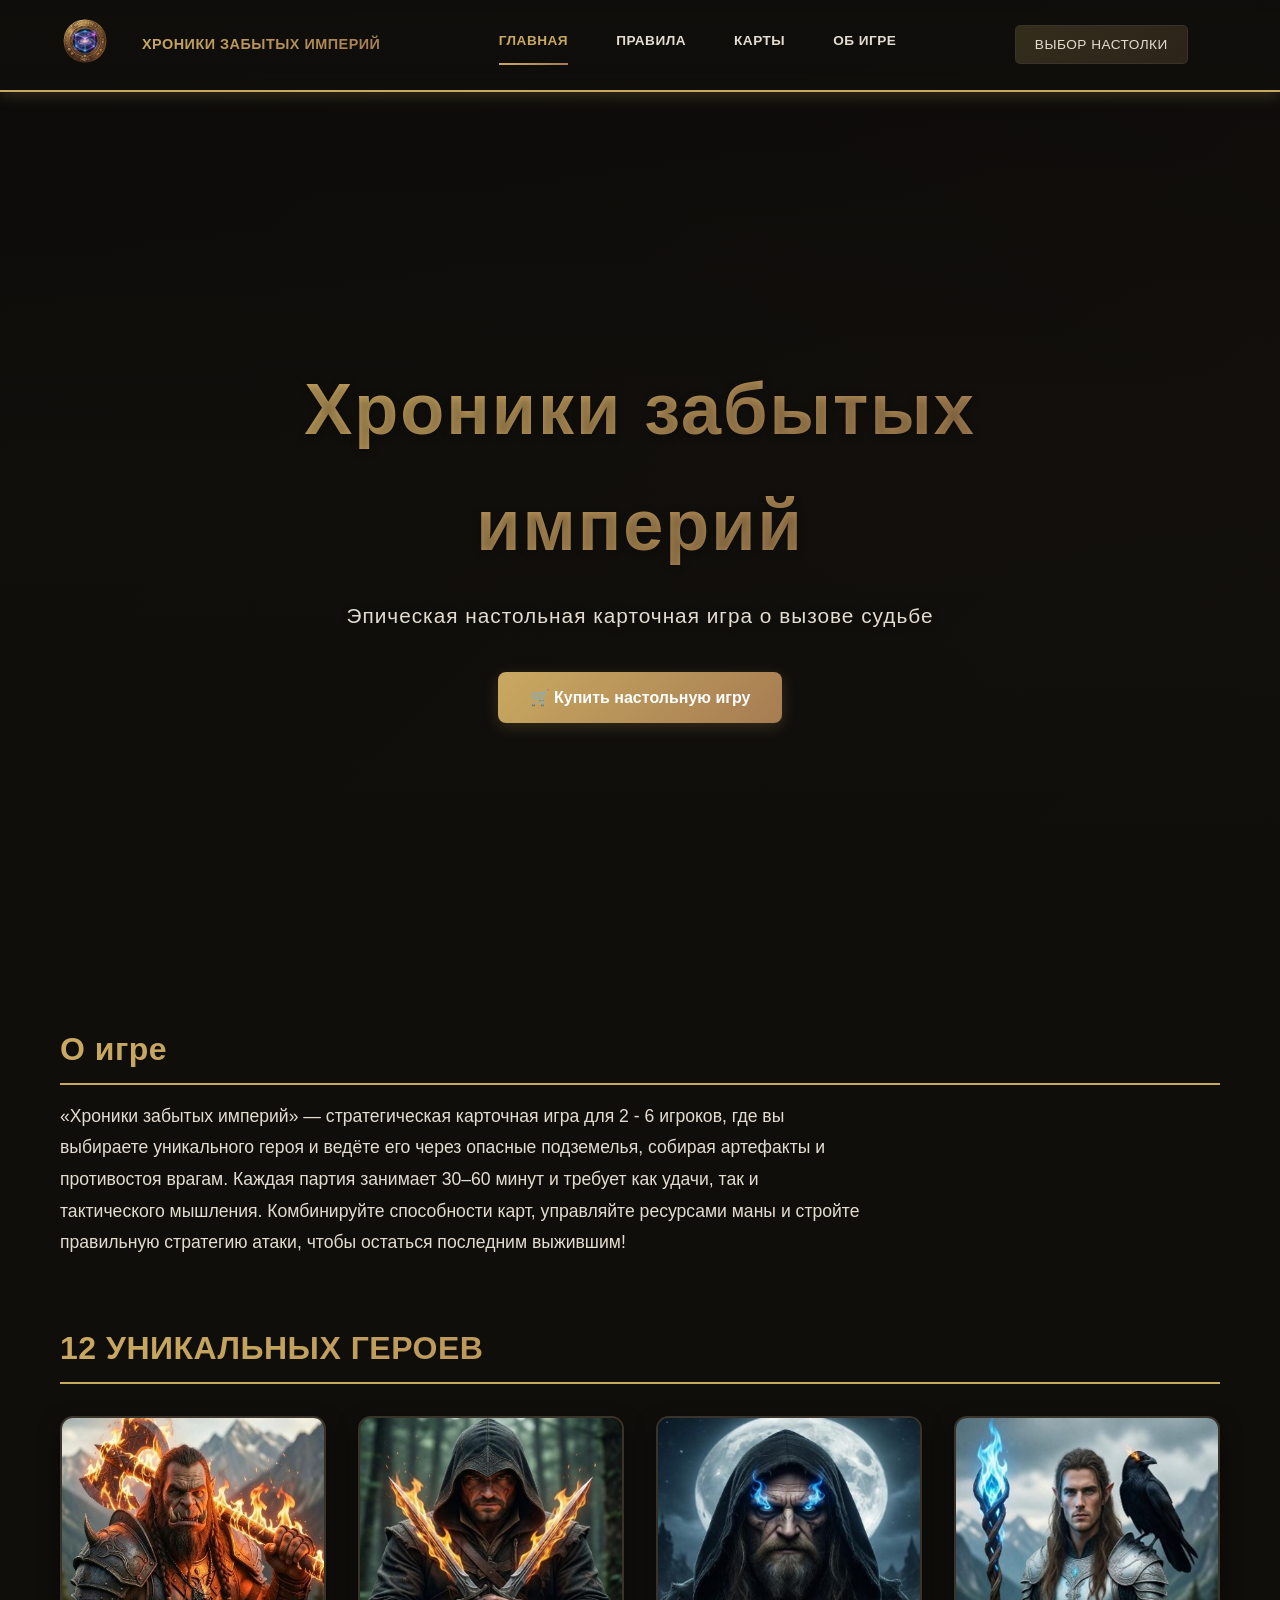
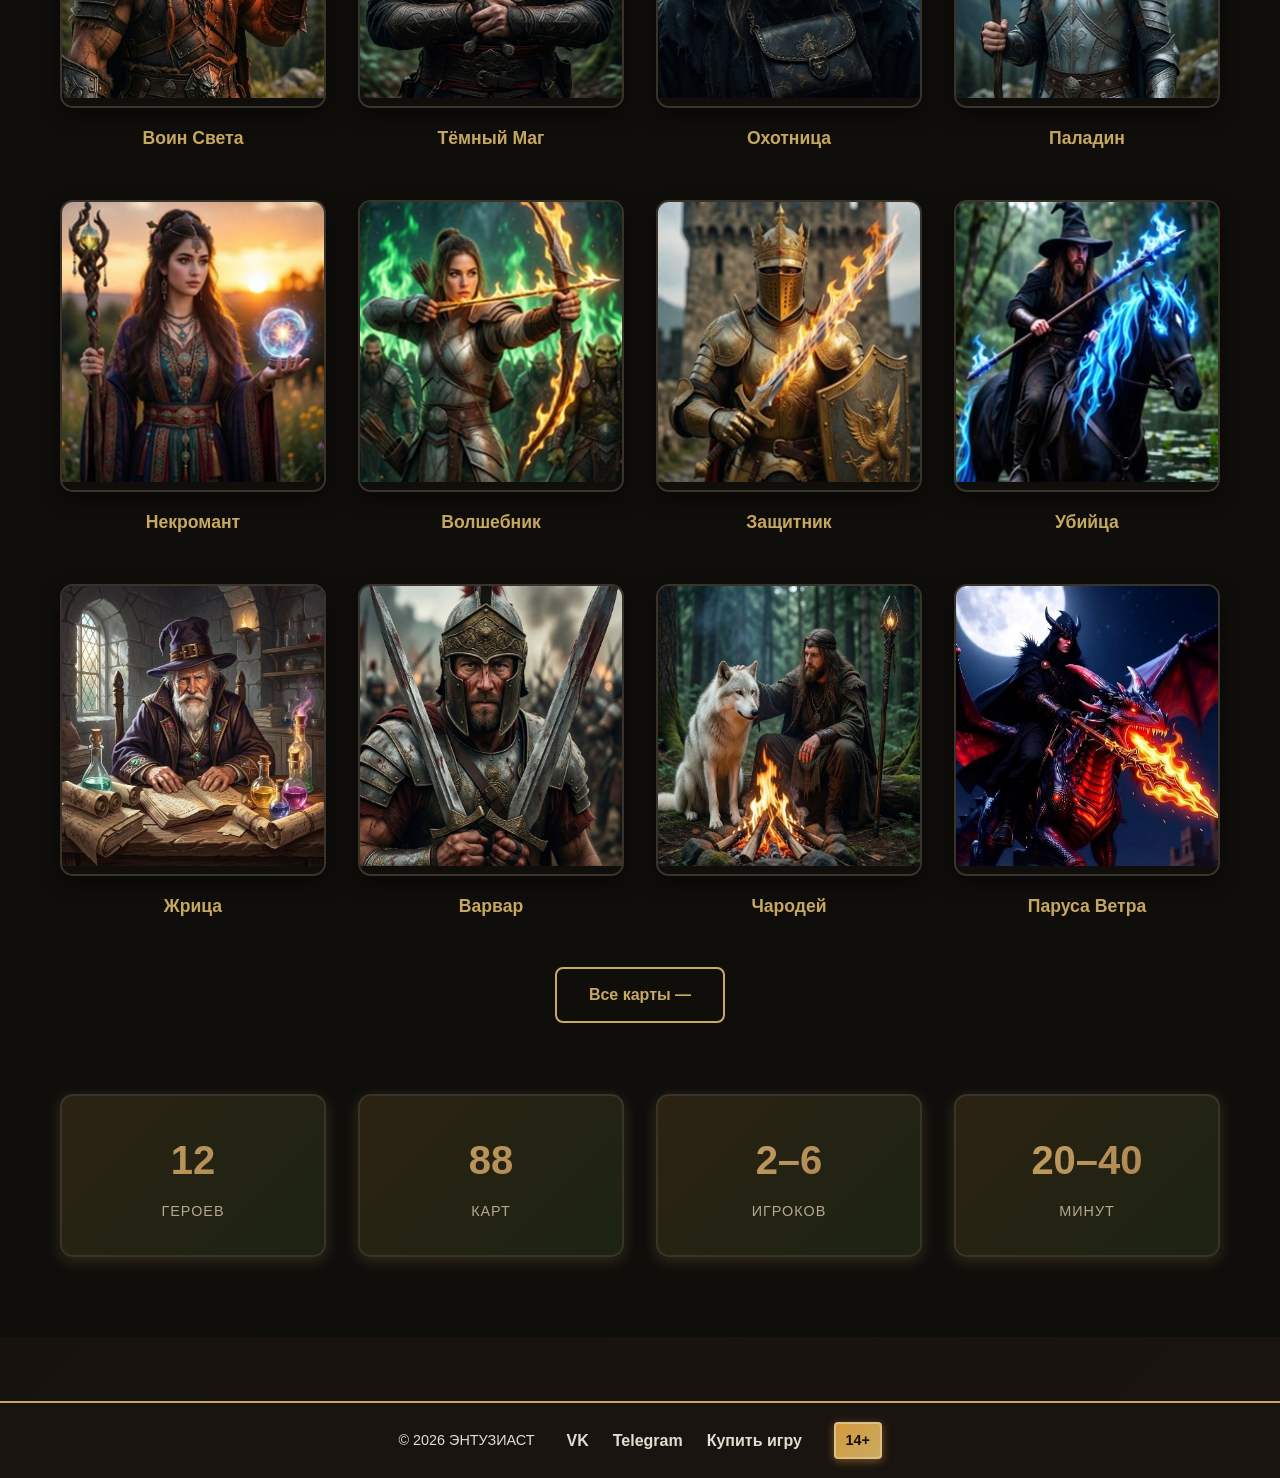
<file: index.html>
<!DOCTYPE html>
<html lang="ru">
<head>
    <meta charset="UTF-8">
    <meta name="viewport" content="width=device-width, initial-scale=1.0">
    <title>Хроники забытых империй - Настольная Карточная Игра</title>
    <link rel="stylesheet" href="css/styles.css">
    <link rel="stylesheet" href="css/fantasy.css">
</head>
<body>
    <!-- Навигационная панель -->
    <header class="header">
        <div class="container">
            <div class="header-content">
                <div class="logo-image">
                    <!-- Логотип компании: разместить изображение здесь -->
                    <img src="images/logo.png" alt="Logo" class="logo-img">
                </div>
                <div class="logo">
                <span class="logo-text">Хроники забытых империй</span>
            </div>
                
                <div class="game-selector">
                    <button class="selector-btn">Выбор настолки</button>
                    <div class="selector-dropdown">
                        <a href="index.html" class="selector-item active">Хроники забытых империй</a>
                        <div class="selector-item disabled">Скоро...</div>
                    </div>
                </div>

                <nav class="nav-menu">
                    <a href="index.html" class="nav-link active">ГЛАВНАЯ</a>
                    <a href="rules.html" class="nav-link">ПРАВИЛА</a>
                    <a href="cards.html" class="nav-link">КАРТЫ</a>
                    <a href="about.html" class="nav-link">ОБ ИГРЕ</a>
                </nav>

                <button class="menu-toggle" id="menuToggle">☰</button>
            </div>
        </div>
    </header>

    <!-- Мобильное меню -->
    <div class="mobile-menu" id="mobileMenu">
        <a href="index.html" class="mobile-nav-link active">ГЛАВНАЯ</a>
        <a href="rules.html" class="mobile-nav-link">ПРАВИЛА</a>
        <a href="cards.html" class="mobile-nav-link">КАРТЫ</a>
        <a href="about.html" class="mobile-nav-link">ОБ ИГРЕ</a>
    </div>

    <!-- Баннер с видео -->
    <section class="hero">
        <div class="hero-background">
            <video class="hero-video" autoplay muted loop playsinline>
                <source src="images/hero-background.mp4" type="video/mp4">
                <div class="hero-background-fallback"></div>
            </video>
        </div>
        <div class="hero-overlay"></div>
        <div class="hero-bottom-fade"></div>
        <div class="hero-content">
            <h1 class="hero-title">Хроники забытых империй</h1>
            <p class="hero-subtitle">Эпическая настольная карточная игра о вызове судьбе</p>
            <a href="https://www.avito.ru/" class="btn btn-primary" target="_blank">🛒 Купить настольную игру</a>
        </div>
    </section>

    <!-- Основной контент -->
    <main class="main-content">
        <div class="container">
            <!-- Описание игры -->
            <section class="game-description">
                <h2>О игре</h2>
                <p>
                    «Хроники забытых империй» — стратегическая карточная игра для 2 - 6 игроков, где вы выбираете уникального героя и ведёте его через опасные подземелья, собирая артефакты и противостоя врагам. Каждая партия занимает 30–60 минут и требует как удачи, так и тактического мышления. Комбинируйте способности карт, управляйте ресурсами маны и стройте правильную стратегию атаки, чтобы остаться последним выжившим!
                </p>
            </section>

            <!-- Галерея карт -->
            <section class="cards-gallery">
                <h2>12 УНИКАЛЬНЫХ ГЕРОЕВ</h2>
                <div class="gallery-grid">
                    <div class="gallery-item">
                        <div class="card-preview">
                            <img src="images/cards/hero-1.jpg" alt="Герой" class="card-image">
                            <div class="card-overlay">
                                <span class="card-type type-heroes">Герой</span>
                            </div>
                        </div>
                        <p class="card-name">Воин Света</p>
                    </div>
                    <div class="gallery-item">
                        <div class="card-preview">
                            <img src="images/cards/spell-1.jpg" alt="Заклинание" class="card-image">
                            <div class="card-overlay">
                                <span class="card-type type-spells">Заклинание</span>
                            </div>
                        </div>
                        <p class="card-name">Fireball</p>
                    </div>
                    <div class="gallery-item">
                        <div class="card-preview">
                            <img src="images/cards/artifact-1.jpg" alt="Артефакт" class="card-image">
                            <div class="card-overlay">
                                <span class="card-type type-artifacts">Артефакт</span>
                            </div>
                        </div>
                        <p class="card-name">Кольцо Силы</p>
                    </div>
                    <div class="gallery-item">
                        <div class="card-preview">
                            <img src="images/cards/beast-1.jpg" alt="Зверь" class="card-image">
                            <div class="card-overlay">
                                <span class="card-type type-beasts">Зверь</span>
                            </div>
                        </div>
                        <p class="card-name">Волк вьюги</p>
                    </div>
                    <div class="gallery-item">
                        <div class="card-preview">
                            <img src="images/cards/demon-1.jpg" alt="Демон" class="card-image">
                            <div class="card-overlay">
                                <span class="card-type type-demons">Демон</span>
                            </div>
                        </div>
                        <p class="card-name">Граф Ада</p>
                    </div>
                    <div class="gallery-item">
                        <div class="card-preview">
                            <img src="images/cards/trap-1.jpg" alt="Ловушка" class="card-image">
                            <div class="card-overlay">
                                <span class="card-type type-traps">Ловушка</span>
                            </div>
                        </div>
                        <p class="card-name">Шипы</p>
                    </div>
                </div>
                <div class="text-center">
                    <a href="cards.html" class="btn btn-secondary">Все карты —</a>
                </div>
            </section>

            <!-- Цифры -->
            <section class="stats">
                <div class="stat-item">
                    <span class="stat-number">12</span>
                    <span class="stat-label">Героев</span>
                </div>
                <div class="stat-item">
                    <span class="stat-number">88</span>
                    <span class="stat-label">Карт</span>
                </div>
                <div class="stat-item">
                    <span class="stat-number">2–6</span>
                    <span class="stat-label">Игроков</span>
                </div>
                <div class="stat-item">
                    <span class="stat-number">20–40</span>
                    <span class="stat-label">Минут</span>
                </div>
            </section>
        </div>
    </main>

    <!-- Подвал -->
    <footer class="footer">
        <div class="container">
            <div class="footer-content">
                <p>&copy; 2026 ЭНТУЗИАСТ</p>
                <div class="footer-links">
                    <a href="https://vk.com/vladkragv" target="_blank" class="footer-link">VK</a>
                    <a href="https://t.me/vladkragv" target="_blank" class="footer-link">Telegram</a>
                    <a href="https://www.avito.ru/" target="_blank" class="footer-link">Купить игру</a>
                </div>
                <button class="back-to-top" id="backToTop">↑</button>
                <div class="footer-age-rating">14+</div>
            </div>
        </div>
    </footer>

    <script src="js/data.js"></script>
    <script src="js/storage.js"></script>
    <script src="js/dynamic-content.js"></script>
    <script src="js/animations.js"></script>
    <script src="js/main.js"></script>
</body>
</html>
</file>
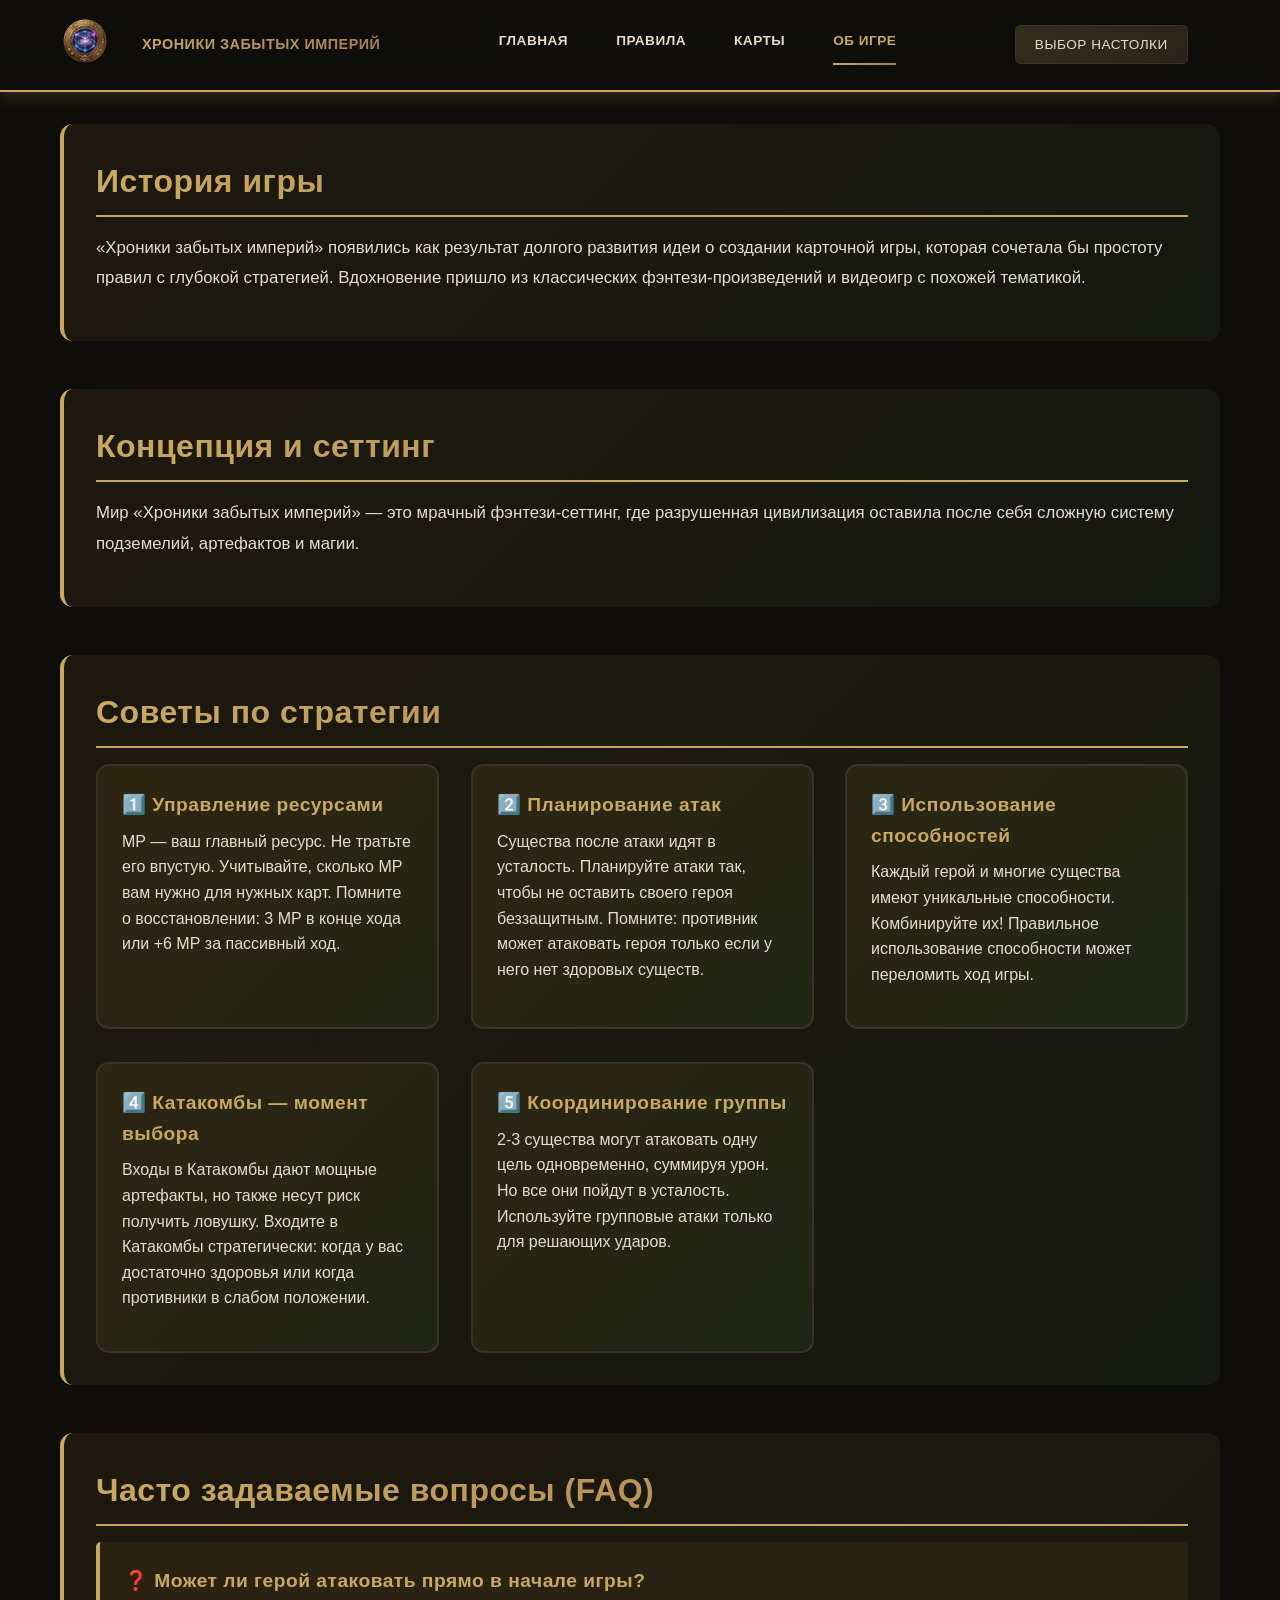
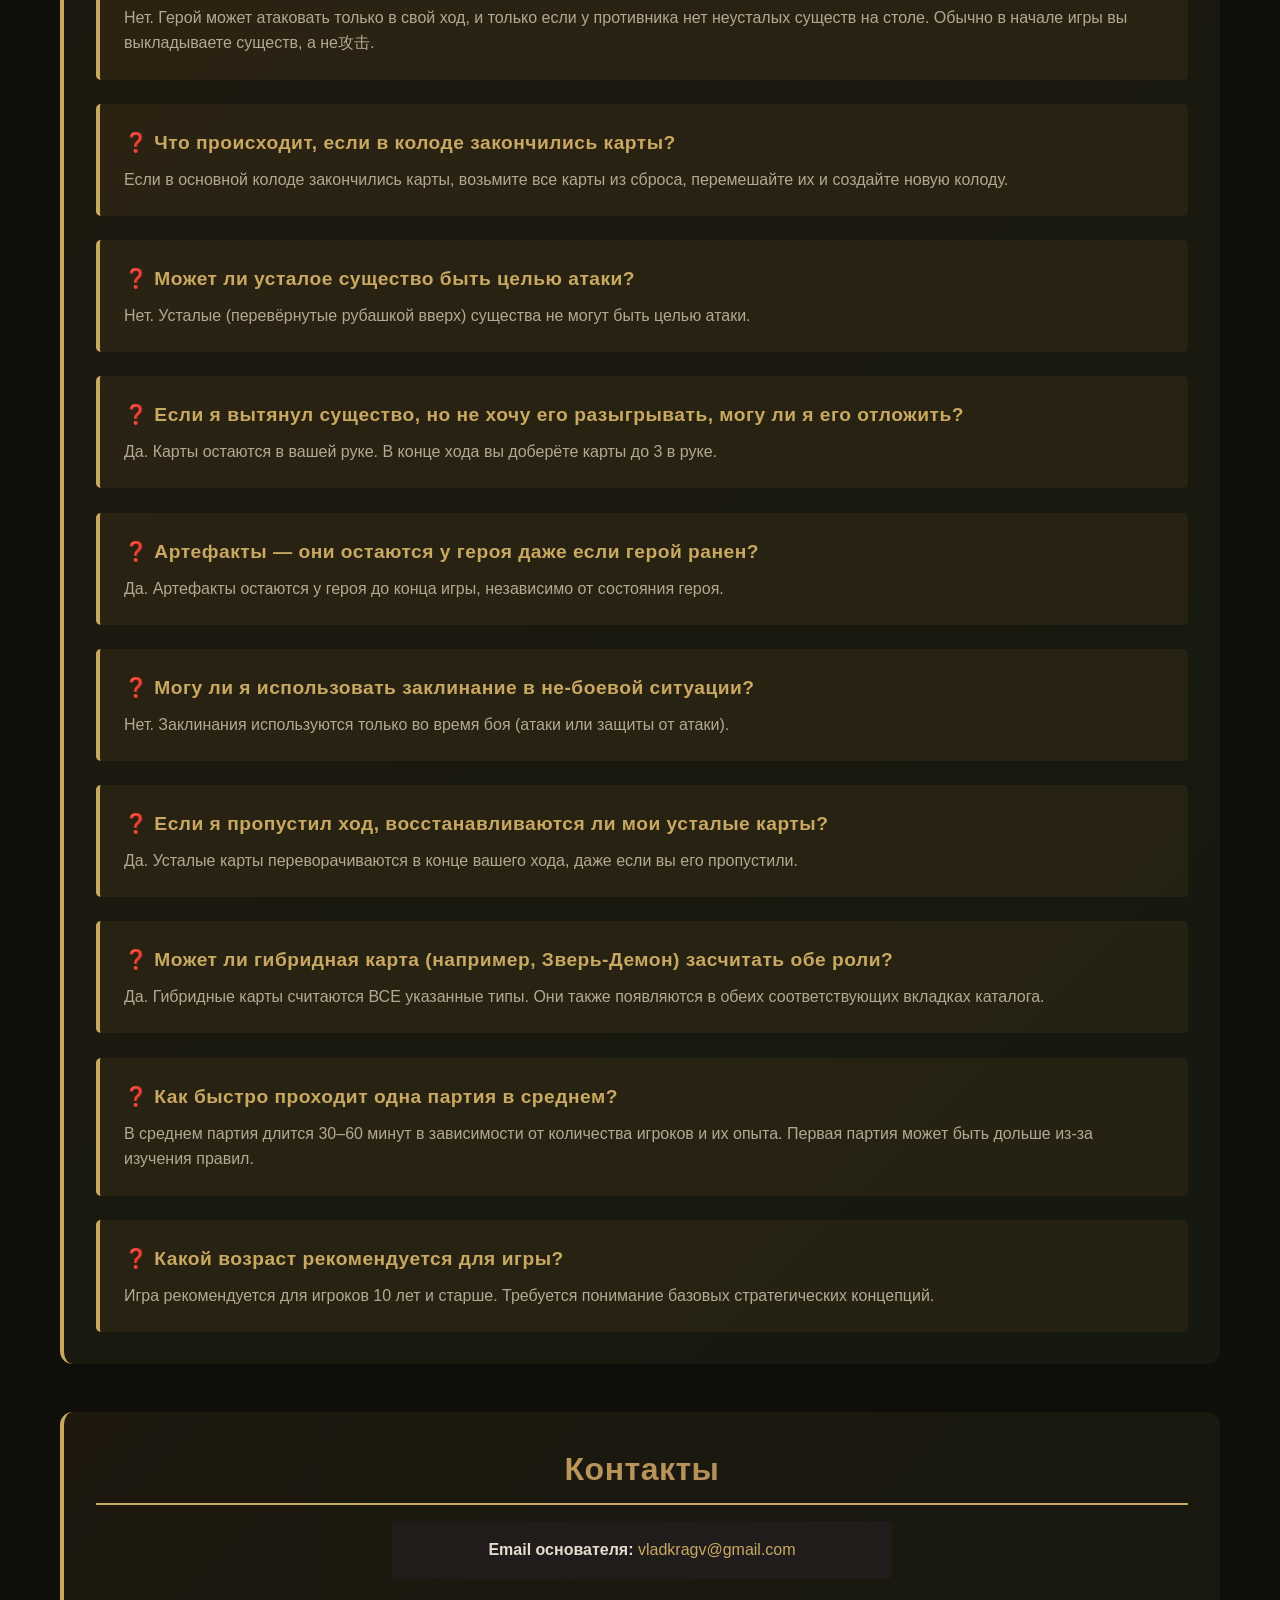
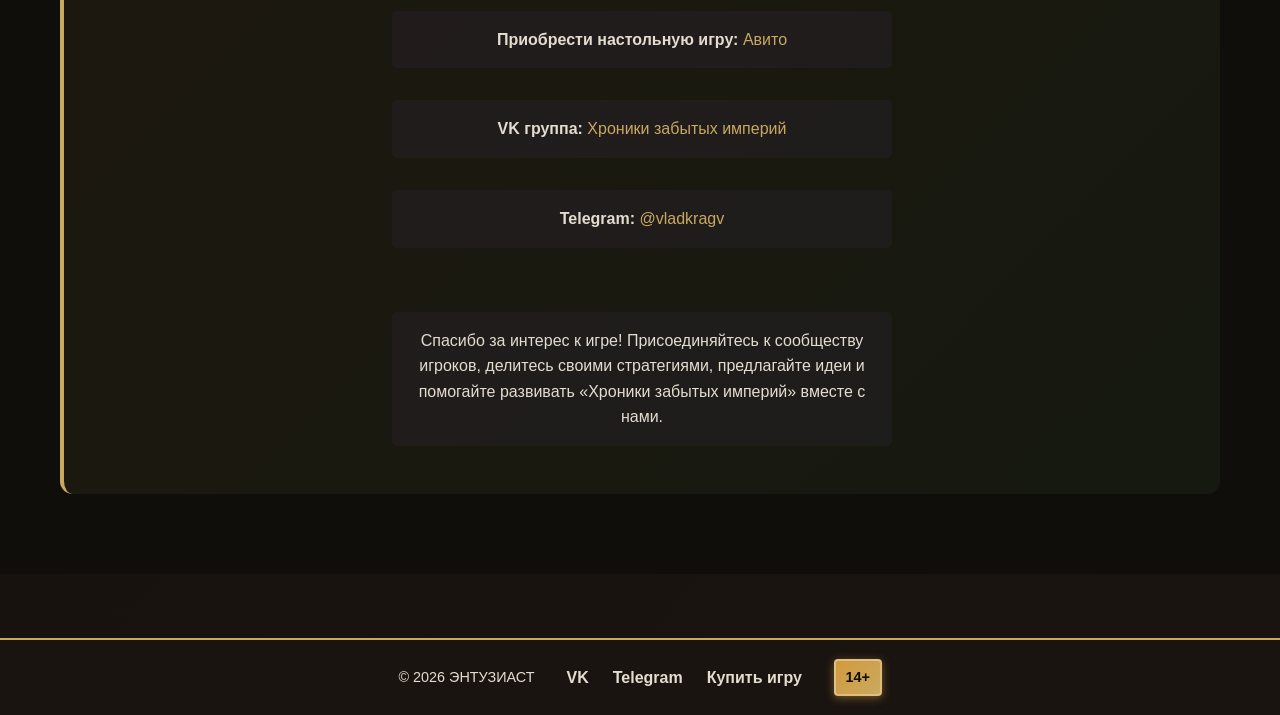
<file: about.html>
<!DOCTYPE html>
<html lang="ru">
<head>
    <meta charset="UTF-8">
    <meta name="viewport" content="width=device-width, initial-scale=1.0">
    <title>Об этой игре - Хроники забытых империй</title>
    <link rel="stylesheet" href="css/styles.css">
    <link rel="stylesheet" href="css/fantasy.css">
</head>
<body>
    <!-- Навигационная панель -->
    <header class="header">
        <div class="container">
            <div class="header-content">
                <div class="logo-image">
                    <!-- Логотип компании: разместить изображение здесь -->
                    <img src="images/logo.png" alt="Logo" class="logo-img">
                </div>
                <div class="logo">
                <span class="logo-text">Хроники забытых империй</span>
            </div>
                
                <div class="game-selector">
                    <button class="selector-btn">Выбор настолки</button>
                    <div class="selector-dropdown">
                        <a href="index.html" class="selector-item active">Хроники забытых империй</a>
                        <div class="selector-item disabled">Скоро...</div>
                    </div>
                </div>

                <nav class="nav-menu">
                    <a href="index.html" class="nav-link">ГЛАВНАЯ</a>
                    <a href="rules.html" class="nav-link">ПРАВИЛА</a>
                    <a href="cards.html" class="nav-link">КАРТЫ</a>
                    <a href="about.html" class="nav-link active">ОБ ИГРЕ</a>
                </nav>

                <button class="menu-toggle" id="menuToggle">☰</button>
            </div>
        </div>
    </header>

    <div class="mobile-menu" id="mobileMenu">
        <a href="index.html" class="mobile-nav-link">ГЛАВНАЯ</a>
        <a href="rules.html" class="mobile-nav-link">ПРАВИЛА</a>
        <a href="cards.html" class="mobile-nav-link">КАРТЫ</a>
        <a href="about.html" class="mobile-nav-link active">ОБ ИГРЕ</a>
    </div>

    <main class="main-content">
        <div class="container">
            <!-- История создания -->
            <section class="about-section">
                <h2>История игры</h2>
                <div class="about-content">
                    <p>
                        «Хроники забытых империй» появились как результат долгого развития идеи о создании карточной игры, которая сочетала бы простоту правил с глубокой стратегией. Вдохновение пришло из классических фэнтези-произведений и видеоигр с похожей тематикой.
                    </p>
                    <p>
                        Первые прототипы тестировались в узких кругах любителей настольных игр. После множества доработок баланса карт, переработки механик и добавления новых элементов (Катакомбы, артефакты, ловушки), игра достигла своей текущей формы.
                    </p>
                    <p>
                        Каждая карта в игре тщательно просчитана, каждая способность — результат плотной работы над балансом. Сегодня «Катакомбы» предлагают глубокий игровой опыт для коллекционеров и любителей настольных игр.
                    </p>
                </div>
            </section>

            <!-- Концепция и сеттинг -->
            <section class="about-section">
                <h2>Концепция и сеттинг</h2>
                <div class="about-content">
                    <p>
                        Мир «Хроники забытых империй» — это мрачный фэнтези-сеттинг, где разрушенная цивилизация оставила после себя сложную систему подземелий, артефактов и магии. Игроки берут роль героев, ищущих славу, сокровища и знания в этих опасных недрах земли.
                    </p>
                    <p>
                        Сеттинг разнообразен: здесь встречаются благородные герои и зловещие демоны, могучие драконы и ловкие орки, древние духи и восставшие нежити. Каждый герой имеет свою историю, мотивацию и уникальные способности.
                    </p>
                    <p>
                        Магия в мире «Хроники забытых империй» проистекает из древних артефактов и забытых знаний. Заклинания — это как оружие, так и инструмент выживания. Катакомбы таят в себе не только сокровища, но и смертельные ловушки.
                    </p>
                </div>
            </section>

            <!-- Советы по стратегии -->
            <section class="about-section">
                <h2>Советы по стратегии</h2>
                <div class="strategy-tips">
                    <div class="tip-item">
                        <h4>1️⃣ Управление ресурсами</h4>
                        <p>МР — ваш главный ресурс. Не тратьте его впустую. Учитывайте, сколько МР вам нужно для нужных карт. Помните о восстановлении: 3 МР в конце хода или +6 МР за пассивный ход.</p>
                    </div>
                    <div class="tip-item">
                        <h4>2️⃣ Планирование атак</h4>
                        <p>Существа после атаки идят в усталость. Планируйте атаки так, чтобы не оставить своего героя беззащитным. Помните: противник может атаковать героя только если у него нет здоровых существ.</p>
                    </div>
                    <div class="tip-item">
                        <h4>3️⃣ Использование способностей</h4>
                        <p>Каждый герой и многие существа имеют уникальные способности. Комбинируйте их! Правильное использование способности может переломить ход игры.</p>
                    </div>
                    <div class="tip-item">
                        <h4>4️⃣ Катакомбы — момент выбора</h4>
                        <p>Входы в Катакомбы дают мощные артефакты, но также несут риск получить ловушку. Входите в Катакомбы стратегически: когда у вас достаточно здоровья или когда противники в слабом положении.</p>
                    </div>
                    <div class="tip-item">
                        <h4>5️⃣ Координирование группы</h4>
                        <p>2-3 существа могут атаковать одну цель одновременно, суммируя урон. Но все они пойдут в усталость. Используйте групповые атаки только для решающих ударов.</p>
                    </div>
                </div>
            </section>

            <!-- FAQ -->
            <section class="about-section">
                <h2>Часто задаваемые вопросы (FAQ)</h2>
                <div class="faq">
                    <div class="faq-item">
                        <h4>❓ Может ли герой атаковать прямо в начале игры?</h4>
                        <p>Нет. Герой может атаковать только в свой ход, и только если у противника нет неусталых существ на столе. Обычно в начале игры вы выкладываете существ, а не攻击.</p>
                    </div>

                    <div class="faq-item">
                        <h4>❓ Что происходит, если в колоде закончились карты?</h4>
                        <p>Если в основной колоде закончились карты, возьмите все карты из сброса, перемешайте их и создайте новую колоду.</p>
                    </div>

                    <div class="faq-item">
                        <h4>❓ Может ли усталое существо быть целью атаки?</h4>
                        <p>Нет. Усталые (перевёрнутые рубашкой вверх) существа не могут быть целью атаки.</p>
                    </div>

                    <div class="faq-item">
                        <h4>❓ Если я вытянул существо, но не хочу его разыгрывать, могу ли я его отложить?</h4>
                        <p>Да. Карты остаются в вашей руке. В конце хода вы доберёте карты до 3 в руке.</p>
                    </div>

                    <div class="faq-item">
                        <h4>❓ Артефакты — они остаются у героя даже если герой ранен?</h4>
                        <p>Да. Артефакты остаются у героя до конца игры, независимо от состояния героя.</p>
                    </div>

                    <div class="faq-item">
                        <h4>❓ Могу ли я использовать заклинание в не-боевой ситуации?</h4>
                        <p>Нет. Заклинания используются только во время боя (атаки или защиты от атаки).</p>
                    </div>

                    <div class="faq-item">
                        <h4>❓ Если я пропустил ход, восстанавливаются ли мои усталые карты?</h4>
                        <p>Да. Усталые карты переворачиваются в конце вашего хода, даже если вы его пропустили.</p>
                    </div>

                    <div class="faq-item">
                        <h4>❓ Может ли гибридная карта (например, Зверь-Демон) засчитать обе роли?</h4>
                        <p>Да. Гибридные карты считаются ВСЕ указанные типы. Они также появляются в обеих соответствующих вкладках каталога.</p>
                    </div>

                    <div class="faq-item">
                        <h4>❓ Как быстро проходит одна партия в среднем?</h4>
                        <p>В среднем партия длится 30–60 минут в зависимости от количества игроков и их опыта. Первая партия может быть дольше из-за изучения правил.</p>
                    </div>

                    <div class="faq-item">
                        <h4>❓ Какой возраст рекомендуется для игры?</h4>
                        <p>Игра рекомендуется для игроков 10 лет и старше. Требуется понимание базовых стратегических концепций.</p>
                    </div>
                </div>
            </section>

            <!-- Контакты -->
            <section class="about-section contact-section">
                <h2>Контакты</h2>
                <div class="contact-info">
                    <p>
                        <strong>Email основателя:</strong> <a href="mailto:vladkragv@gmail.com">vladkragv@gmail.com</a>
                    </p>
                    <p>
                        <strong>Приобрести настольную игру:</strong> <a href="https://www.avito.ru/" target="_blank">Авито</a>
                    </p>
                    <p>
                        <strong>VK группа:</strong> <a href="https://vk.com/vladkragv" target="_blank">Хроники забытых империй</a>
                    </p>
                    <p>
                        <strong>Telegram:</strong> <a href="https://t.me/vladkragv" target="_blank">@vladkragv</a>
                    </p>
                    <p style="margin-top: 2rem;">
                        Спасибо за интерес к игре! Присоединяйтесь к сообществу игроков, делитесь своими стратегиями, предлагайте идеи и помогайте развивать «Хроники забытых империй» вместе с нами.
                    </p>
                </div>
            </section>
        </div>
    </main>

    <footer class="footer">
        <div class="container">
            <div class="footer-content">
                <p>&copy; 2026 ЭНТУЗИАСТ</p>
                <div class="footer-links">
                    <a href="https://vk.com/vladkragv" target="_blank" class="footer-link">VK</a>
                    <a href="https://t.me/vladkragv" target="_blank" class="footer-link">Telegram</a>
                    <a href="https://www.avito.ru/" target="_blank" class="footer-link">Купить игру</a>
                </div>
                <button class="back-to-top" id="backToTop">↑</button>
                <div class="footer-age-rating">14+</div>
            </div>
        </div>
    </footer>

    <script src="js/data.js"></script>
    <script src="js/storage.js"></script>
    <script src="js/dynamic-content.js"></script>
    <script src="js/animations.js"></script>
    <script src="js/main.js"></script>
</body>
</html>
</file>
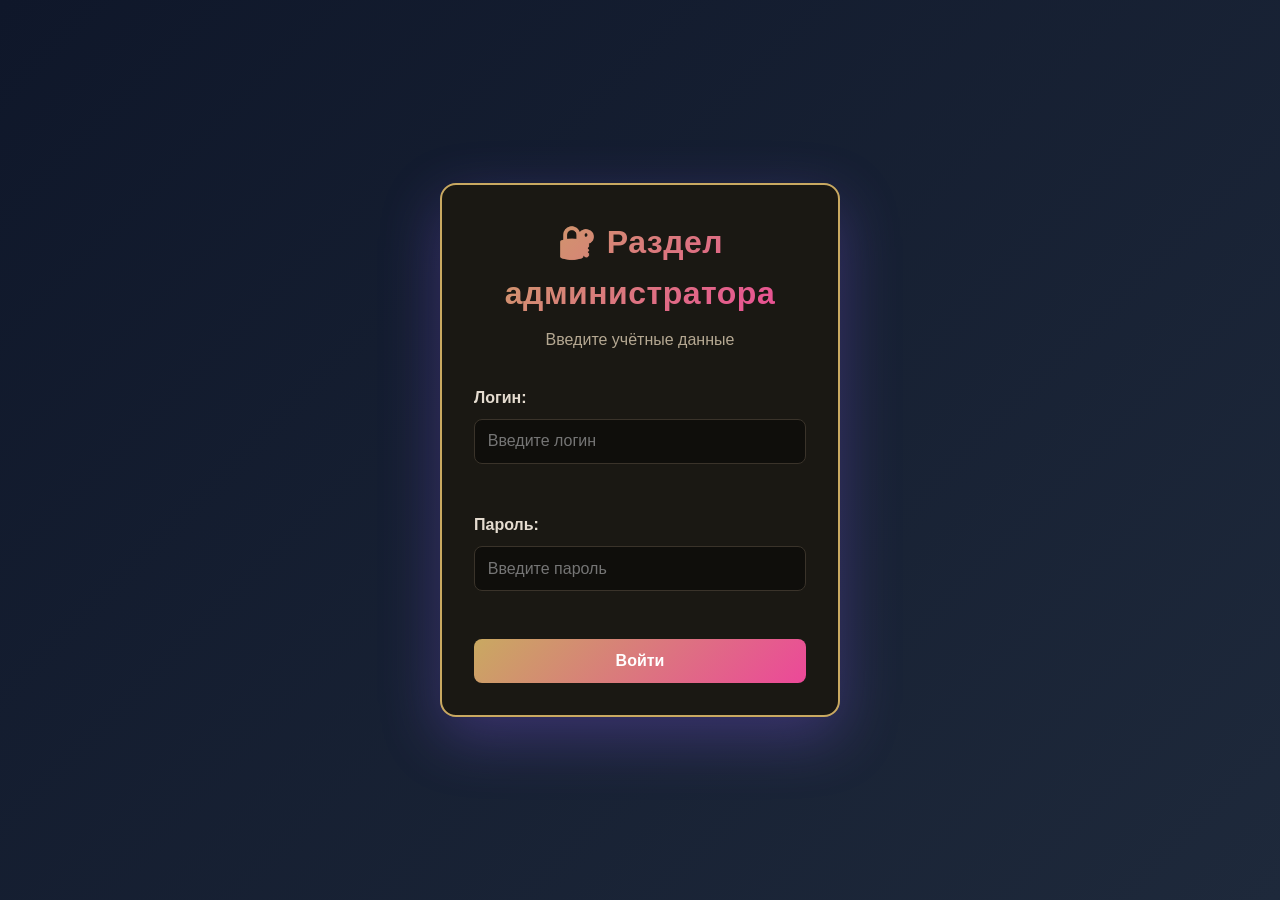
<file: admin.html>
<!DOCTYPE html>
<html lang="ru">
<head>
    <meta charset="UTF-8">
    <meta name="viewport" content="width=device-width, initial-scale=1.0">
    <title>Админка - Хроники забытых империй</title>
    <link rel="stylesheet" href="css/styles.css">
    <link rel="stylesheet" href="css/admin.css">
</head>
<body class="admin-body">
    <div id="loginContainer" class="login-container">
        <div class="login-box">
            <div class="login-header">
                <h1>🔐 Раздел администратора</h1>
                <p>Введите учётные данные</p>
            </div>
            <form id="loginForm" class="login-form">
                <div class="form-group">
                    <label for="username">Логин:</label>
                    <input type="text" id="username" placeholder="Введите логин" required>
                </div>
                <div class="form-group">
                    <label for="password">Пароль:</label>
                    <input type="password" id="password" placeholder="Введите пароль" required>
                </div>
                <button type="submit" class="btn btn-primary btn-login">Войти</button>
                <p id="loginError" class="login-error"></p>
            </form>
        </div>
    </div>

    <div id="adminContainer" class="admin-container" style="display: none;">
        <!-- Заголовок админки -->
        <header class="admin-header">
            <div class="admin-header-content">
                <h1>⚙️ Админка игры</h1>
                <button id="logoutBtn" class="btn btn-small">Выход</button>
            </div>
        </header>

        <!-- Навигация по вкладкам -->
        <nav class="admin-nav">
            <button class="admin-nav-btn active" data-tab="home">Главная</button>
            <button class="admin-nav-btn" data-tab="cards">Карты</button>
            <button class="admin-nav-btn" data-tab="settings">Настройки</button>
        </nav>

        <div class="admin-content">
            <!-- ВКЛАДКА: Главная -->
            <section id="home-panel" class="admin-panel active">
                <h2>Редактирование данных главной страницы</h2>
                
                <div class="form-group">
                    <label for="gameTitle">Название игры:</label>
                    <input type="text" id="gameTitle" class="form-input">
                </div>

                <div class="form-group">
                    <label for="gameSubtitle">Подзаголовок:</label>
                    <input type="text" id="gameSubtitle" class="form-input">
                </div>

                <div class="form-group">
                    <label for="gameDescription">Описание игры:</label>
                    <textarea id="gameDescription" class="form-textarea" rows="6"></textarea>
                </div>

                <div class="form-group">
                    <label for="companyLogo">Логотип компании (URL или текст):</label>
                    <input type="text" id="companyLogo" class="form-input" placeholder="Например: ЭНТУЗИАСТ или URL изображения">
                </div>

                <div class="form-group">
                    <label for="companyName">Название компании:</label>
                    <input type="text" id="companyName" class="form-input">
                </div>

                <div class="form-group">
                    <label for="videoUrl">URL видео для фона (YouTube/Vimeo):</label>
                    <input type="text" id="videoUrl" class="form-input" placeholder="https://...">
                </div>

                <h3>Имена 12 героев для главной страницы:</h3>
                <div id="heroNamesContainer" class="hero-names-grid"></div>

                <button class="btn btn-primary" id="saveHomeBtn">💾 Сохранить</button>
            </section>

            <!-- ВКЛАДКА: Карты -->
            <section id="cards-panel" class="admin-panel">
                <h2>Редактирование карт</h2>
                
                <div class="cards-control-panel">
                    <input type="text" id="searchCardInput" class="form-input" placeholder="🔍 Поиск карты по названию...">
                    <button class="btn btn-small" id="addCardBtn">➕ Добавить новую карту</button>
                </div>

                <div id="cardsListContainer" class="cards-list-container"></div>
            </section>

            <!-- ВКЛАДКА: Настройки -->
            <section id="settings-panel" class="admin-panel">
                <h2>Общие настройки</h2>
                
                <h3>Цвета для ролей</h3>
                <div id="colorsContainer" class="colors-grid"></div>
                <button class="btn btn-primary" id="saveColorsBtn">💾 Сохранить цвета</button>

                <hr>

                <h3>Резервная копия и восстановление</h3>
                <div class="backup-section">
                    <button class="btn btn-secondary" id="exportDataBtn">📥 Скачать резервную копию</button>
                    <button class="btn btn-secondary" id="importDataBtn">📤 Загрузить резервную копию</button>
                    <input type="file" id="importFile" accept=".json" style="display: none;">
                </div>

                <div class="backup-section">
                    <button class="btn btn-danger" id="resetDataBtn">⚠️ Сбросить на стандартные значения</button>
                </div>
            </section>
        </div>
    </div>

    <!-- МОДАЛ для редактирования карты -->
    <div id="cardEditModal" class="admin-modal" style="display: none;">
        <div class="admin-modal-content">
            <button class="modal-close" id="cardEditClose">&times;</button>
            <h2>Редактирование карты</h2>
            
            <form id="cardEditForm">
                <input type="hidden" id="cardEditId">
                
                <div class="form-row">
                    <div class="form-group">
                        <label for="cardEditName">Название:</label>
                        <input type="text" id="cardEditName" class="form-input" required>
                    </div>
                    <div class="form-group">
                        <label for="cardEditType">Тип:</label>
                        <select id="cardEditType" class="form-input" required>
                            <option value="heroes">Герои</option>
                            <option value="beasts">Звери</option>
                            <option value="demons">Демоны</option>
                            <option value="spirits">Духи</option>
                            <option value="undead">Нежить</option>
                            <option value="dragons">Драконы</option>
                            <option value="orcs">Орки</option>
                            <option value="weapons">Орудия</option>
                            <option value="traps">Ловушки</option>
                            <option value="artifacts">Артефакты</option>
                            <option value="spells">Заклинания</option>
                            <option value="catacombs">Входы в катакомбы</option>
                        </select>
                    </div>
                </div>

                <div class="form-row">
                    <div class="form-group">
                        <label for="cardEditAtk">АТК:</label>
                        <input type="number" id="cardEditAtk" class="form-input" min="0">
                    </div>
                    <div class="form-group">
                        <label for="cardEditHp">ХП:</label>
                        <input type="number" id="cardEditHp" class="form-input" min="0">
                    </div>
                    <div class="form-group">
                        <label for="cardEditMana">МР:</label>
                        <input type="number" id="cardEditMana" class="form-input" min="0">
                    </div>
                </div>

                <div class="form-group">
                    <label for="cardEditAbility">Способность:</label>
                    <textarea id="cardEditAbility" class="form-textarea" rows="4"></textarea>
                </div>

                <div class="form-group">
                    <label for="cardEditImage">Изображение (название файла, например: hero-1.jpg):</label>
                    <input type="text" id="cardEditImage" class="form-input">
                </div>

                <div class="form-group">
                    <label for="cardEditImageUrl">Или загрузить новое изображение (URL):</label>
                    <input type="text" id="cardEditImageUrl" class="form-input" placeholder="https://...">
                </div>

                <div class="form-buttons">
                    <button type="submit" class="btn btn-primary">💾 Сохранить карту</button>
                    <button type="button" class="btn btn-secondary" id="deleteCardBtn">🗑️ Удалить карту</button>
                </div>
            </form>
        </div>
    </div>

    <!-- МОДАЛ для редактирования блока правил -->
    <div id="ruleBlockEditModal" class="admin-modal" style="display: none;">
        <div class="admin-modal-content">
            <button class="modal-close" id="ruleBlockEditClose">&times;</button>
            <h2>Редактирование блока правил</h2>
            
            <form id="ruleBlockEditForm">
                <input type="hidden" id="ruleBlockEditId">
                
                <div class="form-group">
                    <label for="ruleBlockEditTitle">Заголовок блока:</label>
                    <input type="text" id="ruleBlockEditTitle" class="form-input" required>
                </div>

                <div class="form-group">
                    <label for="ruleBlockEditIcon">Иконка/Эмодзи:</label>
                    <input type="text" id="ruleBlockEditIcon" class="form-input" placeholder="🎮" required>
                </div>

                <div class="form-group">
                    <label for="ruleBlockEditText">Текст описания:</label>
                    <textarea id="ruleBlockEditText" class="form-textarea" rows="6" required></textarea>
                </div>

                <div class="form-group">
                    <label for="ruleBlockEditImage">Фоновое изображение (URL, опционально):</label>
                    <input type="text" id="ruleBlockEditImage" class="form-input" placeholder="https://...">
                </div>

                <div class="form-buttons">
                    <button type="submit" class="btn btn-primary">💾 Сохранить блок</button>
                    <button type="button" class="btn btn-secondary" id="deleteRuleBlockBtn">🗑️ Удалить блок</button>
                </div>
            </form>
        </div>
    </div>

    <!-- Скрипты -->
    <script src="js/data.js"></script>
    <script src="js/storage.js"></script>
    <script src="js/admin.js"></script>
</body>
</html>
</file>
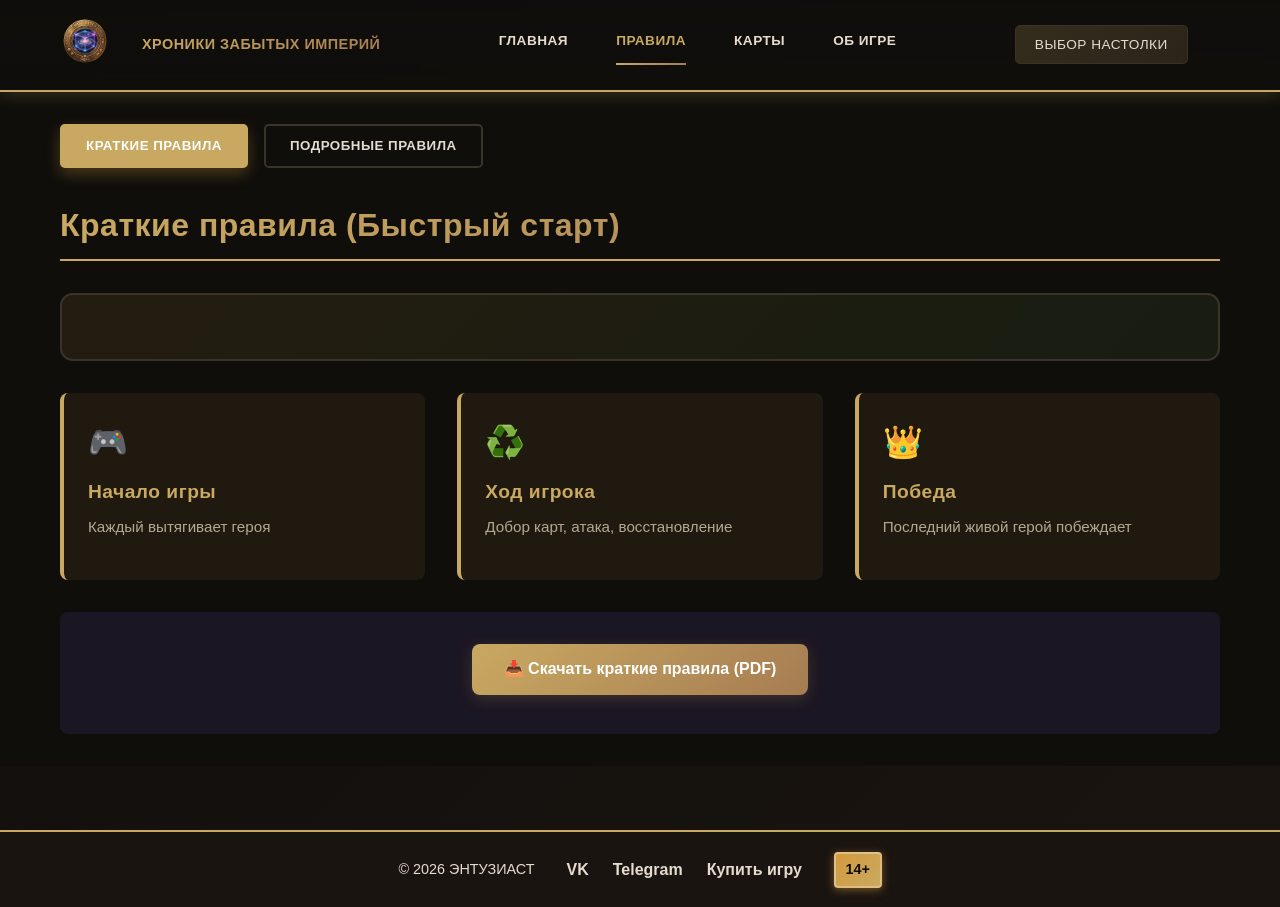
<file: rules.html>
<!DOCTYPE html>
<html lang="ru">
<head>
    <meta charset="UTF-8">
    <meta name="viewport" content="width=device-width, initial-scale=1.0">
    <title>Правила - Хроники забытых империй</title>
    <link rel="stylesheet" href="css/styles.css">
    <link rel="stylesheet" href="css/fantasy.css">
</head>
<body>
    <!-- Навигационная панель -->
    <header class="header">
        <div class="container">
            <div class="header-content">
                <div class="logo-image">
                    <!-- Логотип компании: разместить изображение здесь -->
                        <img src="images/logo.png" alt="Logo" class="logo-img">
                </div>
                <div class="logo">
                <span class="logo-text">Хроники забытых империй</span>
            </div>
                
                <div class="game-selector">
                    <button class="selector-btn">Выбор настолки</button>
                    <div class="selector-dropdown">
                        <a href="index.html" class="selector-item active">Хроники забытых империй</a>
                        <div class="selector-item disabled">Скоро...</div>
                    </div>
                </div>

                <nav class="nav-menu">
                    <a href="index.html" class="nav-link">ГЛАВНАЯ</a>
                    <a href="rules.html" class="nav-link active">ПРАВИЛА</a>
                    <a href="cards.html" class="nav-link">КАРТЫ</a>
                    <a href="about.html" class="nav-link">ОБ ИГРЕ</a>
                </nav>

                <button class="menu-toggle" id="menuToggle">☰</button>
            </div>
        </div>
    </header>

    <div class="mobile-menu" id="mobileMenu">
        <a href="index.html" class="mobile-nav-link">Главная</a>
        <a href="rules.html" class="mobile-nav-link active">Правила игры</a>
        <a href="cards.html" class="mobile-nav-link">Игровые карты</a>
        <a href="about.html" class="mobile-nav-link">Об этой игре</a>
    </div>

    <main class="main-content">
        <div class="container">
            <!-- Вкладки правил -->
            <div class="rules-tabs">
                <button class="rules-tab-btn active" data-tab="quick">Краткие правила</button>
                <button class="rules-tab-btn" data-tab="detailed">Подробные правила</button>
            </div>

            <!-- КРАТКИЕ ПРАВИЛА -->
            <section id="quick-rules" class="rules-section active">
                <h2>Краткие правила (Быстрый старт)</h2>
                
                <div class="infographic-flow" id="quickRulesFlow"></div>

                <div class="key-points">
                    <div class="point-item">
                        <div class="point-icon">🧙</div>
                        <h4>Выбор героя</h4>
                        <p>Каждый игрок вытягивает 1 карту из колоды Героев. Это ваш основной персонаж с уникальной способностью.</p>
                    </div>
                    <div class="point-item">
                        <div class="point-icon">✨</div>
                        <h4>Управление ресурсами</h4>
                        <p>Начните с МР = 3. В конце каждого хода восстанавливайте 3 МР. Считайте ХР на счётчике жизни.</p>
                    </div>
                    <div class="point-item">
                        <div class="point-icon">⚡</div>
                        <h4>Розыгрыш начинающего</h4>
                        <p>Все бросают d6. Кто выбросил больше — ходит первым. Масть не считается.</p>
                    </div>
                    <div class="point-item">
                        <div class="point-icon">🛡️</div>
                        <h4>Развёртывание существ</h4>
                        <p>Вытянув существо, можете выложить его, потратив указанное МР. Каждое существо имеет АТК, ХР и способность.</p>
                    </div>
                    <div class="point-item">
                        <div class="point-icon">⚔️</div>
                        <h4>Атака</h4>
                        <p>Существа атакуют врагов, нанося урон равный АТК. После атаки существо уходит в состояние усталости (рубашкой вверх) до следующего хода.</p>
                    </div>
                    <div class="point-item">
                        <div class="point-icon">🔮</div>
                        <h4>Катакомбы</h4>
                        <p>Вытяните карту «Вход в Катакомбы», потратьте 1 МР и возьмите 1 карту из колоды Катакомб. Там ждут артефакты и ловушки!</p>
                    </div>
                </div>

                <div class="rules-downloads">
                    <a href="pdf/quick-rules.pdf" class="btn btn-primary" download>📥 Скачать краткие правила (PDF)</a>
                </div>
            </section>

            <!-- ПОДРОБНЫЕ ПРАВИЛА -->
            <section id="detailed-rules" class="rules-section">
                <h2>Подробные правила</h2>

                <!-- Оглавление -->
                <div class="table-of-contents">
                    <h3>Оглавление</h3>
                    <ul>
                        <li><a href="#components">Компоненты игры</a></li>
                        <li><a href="#setup">Подготовка к игре</a></li>
                        <li><a href="#turn">Ход игрока</a></li>
                        <li><a href="#card-types">Типы карт</a></li>
                        <li><a href="#combat">Боевые правила</a></li>
                        <li><a href="#catacombs">Катакомбы</a></li>
                        <li><a href="#win-lose">Условия победы/поражения</a></li>
                        <li><a href="#examples">Примеры ситуаций</a></li>
                    </ul>
                </div>

                <!-- 1. Компоненты игры -->
                <section id="components" class="rules-subsection">
                    <h3>1. Компоненты игры</h3>
                    <ul>
                        <li><strong>Колода Героев</strong> — 12 уникальных карт для выбора начального персонажа</li>
                        <li><strong>Игровая колода</strong> — 80+ карт (существа, заклинания, входы в катакомбы)</li>
                        <li><strong>Колода Катакомб</strong> — артефакты и ловушки</li>
                        <li><strong>Счётчики ХР</strong> — для отслеживания уровня жизни</li>
                        <li><strong>Счётчики МР</strong> — для отслеживания маны</li>
                        <li><strong>Кубик d6</strong> — для розыгрыша и механик</li>
                    </ul>
                </section>

                <!-- 2. Подготовка к игре -->
                <section id="setup" class="rules-subsection">
                    <h3>2. Подготовка к игре</h3>
                    <ol>
                        <li>Каждый игрок вытягивает 1 карту из колоды Героев и кладёт её перед собой лицом вверх.</li>
                        <li>Установите счётчик ХР на значение с карты Героя.</li>
                        <li>Установите счётчик МР на 3.</li>
                        <li>Каждый из основной колоды берёт 3 карты в руку.</li>
                        <li>Все бросают d6. Кто выбросил наибольшее число — ходит первым.</li>
                    </ol>
                </section>

                <!-- 3. Ход игрока -->
                <section id="turn" class="rules-subsection">
                    <h3>3. Ход игрока</h3>
                    <div class="phase-description">
                        <p>Ход состоит из 4 фаз (в любом порядке, но после каждого использования карты восстанавливаются ресурсы):</p>
                        <div class="phases-grid">
                            <div class="phase">
                                <h4>📥 Фаза 1: Добор карт</h4>
                                <p>Добрать карты до 3 в руке из основной колоды.</p>
                            </div>
                            <div class="phase">
                                <h4>🎴 Фаза 2: Использование карт</h4>
                                <p>Разыграть существ (затратив МР) или использовать заклинания при участии в бою.</p>
                            </div>
                            <div class="phase">
                                <h4>⚔️ Фаза 3: Атака</h4>
                                <p>Ваши существа атакуют врагов. После атаки идут в состояние усталости.</p>
                            </div>
                            <div class="phase">
                                <h4>✨ Фаза 4: Восстановление</h4>
                                <p>Восстановите 3 МР. Переведите усталые карты в обычное состояние.</p>
                            </div>
                        </div>
                    </div>
                </section>

                <!-- 4. Типы карт -->
                <section id="card-types" class="rules-subsection">
                    <h3>4. Типы карт</h3>

                    <div class="card-type-block">
                        <h4>🧙 Герои (12)</h4>
                        <p>Это ваш основной персонаж. Каждый герой имеет:</p>
                        <ul>
                            <li><strong>АТК</strong> — базовая атака (верхний левый угол)</li>
                            <li><strong>ХР</strong> — начальная жизнь (верхний правый угол)</li>
                            <li><strong>Способность</strong> — уникальный эффект героя</li>
                        </ul>
                        <p>Когда герой теряет все ХР, вы выбыли из игры.</p>
                    </div>

                    <div class="card-type-block">
                        <h4>🦁 Существа (звери, демоны, духи, нежить, драконы, орки)</h4>
                        <p>Карты, которые выкладываются на стол:</p>
                        <ul>
                            <li><strong>Стоимость МР</strong> — сколько маны стоит разыграть (верх по центру)</li>
                            <li><strong>АТК</strong> — урон при атаке</li>
                            <li><strong>ХР</strong> — здоровье существа</li>
                            <li><strong>Способность</strong> — что делает это существо особенным</li>
                        </ul>
                        <p>После атаки существо идёт в состояние <strong>усталости</strong> (рубашкой вверх) до вашего следующего хода.</p>
                    </div>

                    <div class="card-type-block">
                        <h4>📜 Заклинания (21)</h4>
                        <p>Карты мгновенного действия:</p>
                        <ul>
                            <li>Затрачивают МР согласно описанию</li>
                            <li>Используются во время боя (атака или защита)</li>
                            <li>После использования идут в сброс</li>
                        </ul>
                    </div>

                    <div class="card-type-block">
                        <h4>⚔️ Орудия (5)</h4>
                        <p>Улучшения для существ и героев:</p>
                        <ul>
                            <li>Увеличивают АТК или ХР</li>
                            <li>Могут давать дополнительные способности</li>
                            <li>Прикрепляются то существу или герою</li>
                        </ul>
                    </div>

                    <div class="card-type-block">
                        <h4>✨ Артефакты (11)</h4>
                        <p>Постоянные бонусы:</p>
                        <ul>
                            <li>Раскладываются рядом с героем</li>
                            <li>Остаются до конца игры</li>
                            <li>Дают различные эффекты (бонусы к АТК, ХР, восстановление МР, способности)</li>
                        </ul>
                    </div>

                    <div class="card-type-block">
                        <h4>💣 Ловушки (5)</h4>
                        <p>Опасные карты из Катакомб:</p>
                        <ul>
                            <li>Берутся в руку после входа в Катакомбы</li>
                            <li>Активируются по описанию (при входе врага, в начале хода и т.д.)</li>
                            <li>Наносят урон или блокируют способности</li>
                        </ul>
                    </div>

                    <div class="card-type-block">
                        <h4>🚪 Входы в Катакомбы</h4>
                        <p>Специальная карта:</p>
                        <ul>
                            <li>Стоимость: 1 МР</li>
                            <li>В основной колоде 10 одинаковых копий</li>
                            <li>Используется для входа в Катакомбы (см. раздел 6)</li>
                        </ul>
                    </div>
                </section>

                <!-- 5. Боевые правила -->
                <section id="combat" class="rules-subsection">
                    <h3>5. Боевые правила</h3>

                    <div class="rule-block">
                        <h4>Атака существа</h4>
                        <p>Ваше существо может атаковать:</p>
                        <ul>
                            <li>Существо противника</li>
                            <li>Героя противника (только если у него нет существ на столе или все их существа в состоянии усталости)</li>
                        </ul>
                    </div>

                    <div class="rule-block">
                        <h4>Урон и ХР</h4>
                        <p><strong>Урон = АТК атакующей карты</strong></p>
                        <p>Если урон ≥ ХР цели, то цель <strong>умирает</strong> (идёт в сброс).</p>
                    </div>

                    <div class="rule-block">
                        <h4>Усталость (важно!)</h4>
                        <p>После атаки существо <strong>переворачивается рубашкой вверх</strong> (эффект усталости):</p>
                        <ul>
                            <li>Усталое существо НЕ может атаковать</li>
                            <li>Усталое существо НЕ может быть целью атаки</li>
                            <li>В конце вашего следующего хода существо переворачивается обратно</li>
                        </ul>
                    </div>

                    <div class="rule-block">
                        <h4>Контратака</h4>
                        <p>Если атакуемая карта имеет АТК ≥ ХР атакующей карты:</p>
                        <ul>
                            <li>Атакующая карта умирает (сброс)</li>
                            <li>Атакуемая карта НЕ идёт в усталость (она защищалась!)</li>
                        </ul>
                        <p>В противном случае атакуемая карта идёт в усталость.</p>
                    </div>

                    <div class="rule-block">
                        <h4>Групповая атака</h4>
                        <p>2 или 3 ваших существа могут атаковать <strong>одну</strong> цель одновременно:</p>
                        <ul>
                            <li>Суммируется АТК всех атакующих</li>
                            <li>ВСЕ атакующие идут в усталость</li>
                            <li>Контратака наносится в полной мере сумме АТК</li>
                        </ul>
                    </div>

                    <div class="rule-block">
                        <h4>Заклинания</h4>
                        <p>Используются во время боя:</p>
                        <ul>
                            <li>Затрачивают МР согласно описанию</li>
                            <li>Наносят урон, дают защиту или усиление</li>
                            <li>После использования идут в сброс</li>
                        </ul>
                    </div>
                </section>

                <!-- 6. Катакомбы -->
                <section id="catacombs" class="rules-subsection">
                    <h3>6. Катакомбы</h3>

                    <div class="rule-block">
                        <h4>Как войти</h4>
                        <ul>
                            <li>Вытяните карту «Вход в Катакомбы» из основной колоды</li>
                            <li>Разыграйте её, потратив <strong>1 МР</strong></li>
                            <li>Возьмите 1 карту из колоды Катакомб</li>
                        </ul>
                    </div>

                    <div class="rule-block">
                        <h4>Артефакты</h4>
                        <p>Если вы вытянули артефакт:</p>
                        <ul>
                            <li>Положите его рядом с вашим героем</li>
                            <li>Артефакт остаётся до конца игры</li>
                            <li>Активируется эффект артефакта (бонус к АТК, ХР, МР и т.д.)</li>
                        </ul>
                    </div>

                    <div class="rule-block">
                        <h4>Ловушки</h4>
                        <p>Если вы вытянули ловушку:</p>
                        <ul>
                            <li>Возьмите её в руку</li>
                            <li>Активируется согласно описанию (может быть использована в любой момент или сразу срабатывает)</li>
                            <li>После использования идёт в сброс</li>
                        </ul>
                    </div>
                </section>

                <!-- 7. Условия победы/поражения -->
                <section id="win-lose" class="rules-subsection">
                    <h3>7. Условия победы/поражения</h3>

                    <div class="rule-block">
                        <h4>Как проиграть</h4>
                        <p><strong>Ваш герой теряет все ХР → вы выбываете из игры</strong></p>
                    </div>

                    <div class="rule-block">
                        <h4>Как выиграть</h4>
                        <p><strong>Быть последним оставшимся в живых героем</strong></p>
                    </div>

                    <div class="rule-block">
                        <h4>Дополнительное правило: пропуск хода</h4>
                        <p>Вы можете добровольно пропустить свой ход:</p>
                        <ul>
                            <li>Пропустите стандартное восстановление (3 МР)</li>
                            <li>Получите <strong>+3 МР вместе со стандартным восстановлением</strong> = всего 6 МР</li>
                            <li>Усталые карты всё равно переворачиваются</li>
                        </ul>
                    </div>
                </section>

                <!-- 8. Примеры ситуаций -->
                <section id="examples" class="rules-subsection">
                    <h3>8. Примеры ситуаций</h3>

                    <div class="example-block">
                        <h4>Пример 1: Простая атака</h4>
                        <p><strong>Ситуация:</strong> У вас на столе существо «Волк вьюги» (АТК 3, ХР 2). У противника существо «Гоблин» (АТК 2, ХР 2).</p>
                        <p><strong>Действие:</strong> Вы атакуете гоблина.</p>
                        <p><strong>Результат:</strong> Гоблин получает 3 урона (≥ его 2 ХР), гоблин умирает и идёт в сброс. Ваш волк идёт в усталость (рубашкой вверх).</p>
                    </div>

                    <div class="example-block">
                        <h4>Пример 2: Контратака</h4>
                        <p><strong>Ситуация:</strong> У вас существо (АТК 2, ХР 3). У противника существо (АТК 4, ХР 3).</p>
                        <p><strong>Действие:</strong> Вы атакуете существо противника.</p>
                        <p><strong>Результат:</strong> Ваше существо наносит 2 урона (не убивает). Но у противника АТК (4) ≥ вашего ХР (3), значит ваше существо умирает в контратаке!</p>
                    </div>

                    <div class="example-block">
                        <h4>Пример 3: Групповая атака</h4>
                        <p><strong>Ситуация:</strong> У вас 3 существа (все с АТК 2, ХР 2). У противника герой (АТК 4, ХР 8).</p>
                        <p><strong>Действие:</strong> Все три существа атакуют героя одновременно суммируя атаку.</p>
                        <p><strong>Результат:</strong> Суммарный урон = 2+2+2 = 6. Герой получает 6 урона (от 8 осталось 2 ХР). Все три существа идут в усталость.</p>
                    </div>

                    <div class="example-block">
                        <h4>Пример 4: Вход в Катакомбы</h4>
                        <p><strong>Ситуация:</strong> У вас в руке карта «Вход в Катакомбы», текущая МР = 5.</p>
                        <p><strong>Действие:</strong> Вы разыгрываете вход (1 МР) и берёте карту из колоды Катакомб.</p>
                        <p><strong>Результат:</strong> МР становится 4. Вы вытянули артефакт «Кольцо Силы» — кладёте его рядом с героем и активируете его эффект.</p>
                    </div>
                </section>

                <div class="rules-downloads">
                    <a href="pdf/full-rules.pdf" class="btn btn-primary" download>📥 Скачать полную инструкцию (PDF)</a>
                </div>
            </section>
        </div>
    </main>

    <footer class="footer">
        <div class="container">
            <div class="footer-content">
                <p>&copy; 2026 ЭНТУЗИАСТ</p>
                <div class="footer-links">
                    <a href="https://vk.com/vladkragv" target="_blank" class="footer-link">VK</a>
                    <a href="https://t.me/vladkragv" target="_blank" class="footer-link">Telegram</a>
                    <a href="https://www.avito.ru/" target="_blank" class="footer-link">Купить игру</a>
                </div>
                <button class="back-to-top" id="backToTop">↑</button>
                <div class="footer-age-rating">14+</div>
            </div>
        </div>
    </footer>

    <script src="js/data.js"></script>
    <script src="js/storage.js"></script>
    <script src="js/dynamic-content.js"></script>
    <script src="js/animations.js"></script>
    <script src="js/rules-loader.js"></script>
    <script src="js/main.js"></script>
    <script src="js/rules.js"></script>
</body>
</html>
</file>
<file: css/styles.css>
/* ============================================
   ФЭНТЕЗИЙНЫЙ ДИЗАЙН - ПЕРЕМЕННЫЕ И БАЗОВЫЕ СТИЛИ
   ============================================ */

:root {
    /* Фэнтезийная цветовая палитра - темные коричневые тона */
    --color-heroes: #8b6b47;      /* Средний коричневый */
    --color-beasts: #a67c52;      /* Теплый коричневый */
    --color-demons: #7a5a3a;      /* Темный коричневый */
    --color-spirits: #6b5a4a;     /* Глубокий коричневый */
    --color-undead: #5a4a3a;      /* Очень темный коричневый */
    --color-dragons: #c9a961;     /* Золотистый коричневый */
    --color-orcs: #9b7a5a;        /* Теплый коричневый */
    --color-weapons: #7a6f62;     /* Песочный коричневый */
    --color-traps: #5a5047;       /* Темный песочный */
    --color-artifacts: #daa835;   /* Золотой коричневый */
    --color-spells: #8b6f3a;      /* Оливковый коричневый */
    --color-catacombs: #6a5a4a;   /* Холодный коричневый */

    /* Основные фэнтезийные цвета */
    --primary-color: #c9a961;     /* Золотой коричневый */
    --secondary-color: #8b6b47;   /* Средний коричневый */
    --accent-color: #a67c52;      /* Теплый коричневый */
    
    /* Фоны */
    --dark-bg: #0f0e0b;           /* Очень темный коричневый-черный */
    --dark-card: #1a1813;         /* Темный коричневый */
    --text-light: #e5dcd0;        /* Светлый кремово-бежевый */
    --text-muted: #b5a892;        /* Мутный бежевый */
    --border-color: #3a332a;      /* Граница коричневая */

    /* Переходы и анимации */
    --transition: all 0.3s ease;
    --shadow: 0 4px 15px rgba(201, 169, 97, 0.2);
}

* {
    margin: 0;
    padding: 0;
    box-sizing: border-box;
}

html {
    scroll-behavior: smooth;
}

body {
    font-family: 'Segoe UI', Tahoma, Geneva, Verdana, sans-serif;
    background-color: var(--dark-bg);
    color: var(--text-light);
    line-height: 1.6;
    overflow-x: hidden;
}

/* ============================================
   КОНТЕЙНЕР
   ============================================ */

.container {
    max-width: 1200px;
    margin: 0 auto;
    padding: 0 20px;
}

/* ============================================
   ЗАГОЛОВКИ И ТЕКСТ
   ============================================ */

h1, h2, h3, h4, h5, h6 {
    color: #fff;
    margin-bottom: 1rem;
    font-weight: 700;
    letter-spacing: 0.5px;
}

h1 { font-size: 3rem; }
h2 { font-size: 2rem; border-bottom: 2px solid var(--primary-color); padding-bottom: 0.5rem; }
h3 { font-size: 1.5rem; }
h4 { font-size: 1.2rem; }
h5 { font-size: 1.1rem; }
h6 { font-size: 1rem; }

p {
    margin-bottom: 1rem;
    color: var(--text-light);
}

a {
    color: var(--primary-color);
    text-decoration: none;
    transition: var(--transition);
}

a:hover {
    color: var(--secondary-color);
    text-decoration: underline;
}

/* ============================================
   КНОПКИ
   ============================================ */

.btn {
    display: inline-block;
    padding: 0.8rem 2rem;
    border: none;
    border-radius: 0.5rem;
    font-size: 1rem;
    font-weight: 600;
    cursor: pointer;
    transition: var(--transition);
    text-decoration: none;
    text-align: center;
}

.btn-primary {
    background: linear-gradient(135deg, var(--primary-color), #ec4899);
    color: white;
}

.btn-primary:hover {
    transform: translateY(-2px);
    box-shadow: 0 8px 16px rgba(139, 92, 246, 0.4);
}

.btn-secondary {
    background: transparent;
    border: 2px solid var(--primary-color);
    color: var(--primary-color);
}

.btn-secondary:hover {
    background: var(--primary-color);
    color: white;
}

.btn-small {
    padding: 0.5rem 1rem;
    font-size: 0.9rem;
}

/* ============================================
   HEADER / НАВИГАЦИЯ
   ============================================ */

.header {
    background: linear-gradient(180deg, rgba(15, 14, 11, 0.95) 0%, rgba(15, 14, 11, 0.85) 100%);
    border-bottom: 2px solid rgba(201, 169, 97, 0.4);
    position: sticky;
    top: 0;
    z-index: 100;
    backdrop-filter: blur(8px);
    transition: all 0.3s ease;
}

.header-content {
    display: grid;
    grid-template-columns: auto auto 1fr auto auto;
    justify-items: center;
    align-items: center;
    padding: 1rem 0;
    gap: 2rem;
    grid-template-areas: 
        "logo-image logo nav selector menu";
}

.logo-image {
    grid-area: logo-image;
    justify-self: start;
    width: auto;
}

.logo-img {
    max-width: 50px;
    height: auto;
}

.logo {
    display: flex;
    align-items: center;
    gap: 0.8rem;
    font-size: 1.3rem;
    font-weight: 700;
    white-space: nowrap;
    grid-area: logo;
    justify-self: start;
}

.logo-icon {
    width: 45px;
    height: 45px;
    flex-shrink: 0;
    filter: drop-shadow(0 0 8px rgba(201, 169, 97, 0.4));
    transition: filter 0.3s ease;
}

.logo:hover .logo-icon {
    filter: drop-shadow(0 0 15px rgba(201, 169, 97, 0.8));
}

.logo-text {
    background: linear-gradient(135deg, #c9a961, #a67c52);
    -webkit-background-clip: text;
    -webkit-text-fill-color: transparent;
    background-clip: text;
    text-transform: uppercase;
    letter-spacing: 0.5px;
    font-size: 0.9rem;
}

/* ============================================
   ВЫПАДАЮЩЕЕ МЕНЮ
   ============================================ */

.game-selector {
    position: relative;
    flex: 0 0 auto;
    grid-area: selector;
    justify-self: center;
}

.selector-btn {
    background: linear-gradient(135deg, rgba(201, 169, 97, 0.2), rgba(166, 124, 82, 0.2));
    border: 1px solid var(--border-color);
    color: var(--text-light);
    padding: 0.7rem 1.2rem;
    border-radius: 0.3rem;
    cursor: pointer;
    transition: var(--transition);
    font-weight: 500;
    text-transform: uppercase;
    font-size: 0.85rem;
    letter-spacing: 0.5px;
}

.selector-btn:hover {
    border-color: var(--primary-color);
    color: var(--primary-color);
    background: linear-gradient(135deg, rgba(201, 169, 97, 0.3), rgba(166, 124, 82, 0.3));
}

.selector-dropdown {
    display: none;
    position: absolute;
    top: 100%;
    left: 50%;
    transform: translateX(-50%);
    background: var(--dark-card);
    border: 1px solid var(--border-color);
    border-radius: 0.3rem;
    margin-top: 0.5rem;
    min-width: 200px;
    z-index: 1001;
    box-shadow: 0 4px 12px rgba(0, 0, 0, 0.3);
}

.game-selector:hover .selector-dropdown {
    display: block;
}

.selector-item {
    display: block;
    padding: 0.8rem 1rem;
    color: var(--text-light);
    transition: var(--transition);
    text-transform: uppercase;
    font-size: 0.85rem;
    letter-spacing: 0.5px;
}

.selector-item:hover,
.selector-item.active {
    background: var(--primary-color);
    color: white;
}

.selector-item.disabled {
    color: var(--text-muted);
    cursor: not-allowed;
    opacity: 0.6;
}

.selector-item.disabled:hover {
    background: transparent;
}

/* ============================================
   NAV МЕНЮ
   ============================================ */

.nav-menu {
    display: flex;
    gap: 3rem;
    flex: 1;
    justify-content: center;
    grid-area: nav;
    padding: 0 2rem;
}

.nav-link {
    color: var(--text-light);
    transition: all 0.3s ease;
    position: relative;
    font-weight: 600;
    font-size: 0.85rem;
    letter-spacing: 0.5px;
    text-transform: uppercase;
    padding-bottom: 0.5rem;
}

.nav-link::after {
    content: '';
    position: absolute;
    bottom: -5px;
    left: 0;
    width: 0;
    height: 2px;
    background: linear-gradient(90deg, var(--primary-color), var(--accent-color));
    transition: width 0.3s ease;
}

.nav-link:hover::after,
.nav-link.active::after {
    width: 100%;
}

.nav-link:hover,
.nav-link.active {
    color: var(--primary-color);
}

/* ============================================
   AGE RATING BADGE
   ============================================ */

.age-rating {
    display: none;
}

/* ============================================
   МОБИЛЬНОЕ МЕНЮ
   ============================================ */

.menu-toggle {
    display: none;
    background: transparent;
    border: none;
    color: var(--text-light);
    font-size: 1.5rem;
    cursor: pointer;
    grid-area: menu;
    justify-self: end;
}

.mobile-menu {
    display: none;
    background: var(--dark-card);
    border-bottom: 1px solid var(--border-color);
    padding: 1rem 0;
    position: fixed;
    top: 64px;
    left: 0;
    right: 0;
    z-index: 1200;
    max-height: calc(100vh - 64px);
    overflow-y: auto;
    box-shadow: 0 10px 26px rgba(0, 0, 0, 0.45);
}

.mobile-nav-link {
    display: block;
    padding: 0.8rem 1.5rem;
    color: var(--text-light);
    transition: var(--transition);
}

.mobile-nav-link:hover,
.mobile-nav-link.active {
    background: var(--primary-color);
    color: white;
}

/* ============================================
   HERO СЕКЦИЯ (БАННЕР)
   ============================================ */

.hero {
    position: relative;
    height: 100vh;
    min-height: 600px;
    display: flex;
    align-items: center;
    justify-content: center;
    overflow: hidden;
    margin-bottom: 0;
    border-radius: 0;
    background: var(--dark-bg);
    z-index: 1;
}

.hero-background {
    position: absolute;
    top: 0;
    left: 0;
    width: 100%;
    height: 100%;
    overflow: hidden;
    background: transparent;
}

.hero-video {
    position: absolute;
    top: 50%;
    left: 50%;
    width: 100%;
    height: 100%;
    object-fit: cover;
    transform: translate(-50%, -50%);
    z-index: 1;
}

.hero-background-fallback {
    position: absolute;
    top: 0;
    left: 0;
    width: 100%;
    height: 100%;
    background: linear-gradient(135deg, #c9a961, #8b6b47, #3a332a);
    z-index: 1;
}

.hero-overlay {
    position: absolute;
    top: 0;
    left: 0;
    width: 100%;
    height: 100%;
    background: linear-gradient(180deg, 
        rgba(0, 0, 0, 0.2) 0%, 
        rgba(15, 14, 11, 0.3) 40%, 
        rgba(15, 14, 11, 0.6) 70%, 
        rgba(15, 14, 11, 0.95) 92%,
        var(--dark-bg) 100%);
    z-index: 2;
}

/* Явный слой поверх видео: затемнение снизу в фон страницы */
.hero-bottom-fade {
    position: absolute;
    left: 0;
    right: 0;
    bottom: -2px;
    height: calc(min(34vh, 360px) + 4px);
    background-color: var(--dark-bg);
    background: linear-gradient(
        180deg,
        rgba(15, 14, 11, 0) 0%,
        rgba(15, 14, 11, 0.35) 35%,
        rgba(15, 14, 11, 0.7) 70%,
        var(--dark-bg) 100%
    );
    z-index: 3;
    pointer-events: none;
}

.hero-content {
    position: relative;
    z-index: 4;
    text-align: center;
    color: white;
    max-width: 800px;
}

.hero-title {
    font-size: 4.5rem;
    font-weight: 900;
    margin-bottom: 1rem;
    text-shadow: 0 0 40px rgba(212, 154, 61, 0.6), 0 0 20px rgba(107, 165, 71, 0.4);
    animation: slideInDown 0.8s ease;
    letter-spacing: 2px;
}

.hero-subtitle {
    font-size: 1.3rem;
    margin-bottom: 2.5rem;
    color: var(--text-light);
    animation: slideInUp 0.8s ease 0.2s both;
    font-weight: 300;
    letter-spacing: 1px;
}

@keyframes slideInDown {
    from {
        opacity: 0;
        transform: translateY(-50px);
    }
    to {
        opacity: 1;
        transform: translateY(0);
    }
}

@keyframes slideInUp {
    from {
        opacity: 0;
        transform: translateY(50px);
    }
    to {
        opacity: 1;
        transform: translateY(0);
    }
}

/* ============================================
   MAIN CONTENT
   ============================================ */

.main-content {
    position: relative;
    z-index: 2;
    margin-top: -2px;
    background: var(--dark-bg);
    padding: calc(2rem + 2px) 0 2rem;
    min-height: calc(100vh - 500px);
}

/* Верхняя маска main-content для бесшовного перехода с видео */
.main-content::before {
    content: '';
    position: absolute;
    top: 0;
    left: 0;
    right: 0;
    height: 48px;
    background: linear-gradient(180deg, rgba(15, 14, 11, 0.5) 0%, var(--dark-bg) 100%);
    pointer-events: none;
}

/* ============================================
   СЕКЦИИ
   ============================================ */

.game-description,
.cards-gallery,
.stats,
.about-section {
    margin-bottom: 4rem;
    animation: fadeIn 0.8s ease;
}

@keyframes fadeIn {
    from {
        opacity: 0;
        transform: translateY(20px);
    }
    to {
        opacity: 1;
        transform: translateY(0);
    }
}

.game-description p {
    font-size: 1.1rem;
    line-height: 1.8;
    max-width: 800px;
}

/* ============================================
   ГАЛЕРЕЯ КАРТ (ГЛАВНАЯ)
   ============================================ */

.gallery-grid {
    display: grid;
    grid-template-columns: repeat(auto-fit, minmax(180px, 1fr));
    gap: 2rem;
    margin: 2rem 0;
}

.gallery-item {
    text-align: center;
    cursor: pointer;
}

.card-preview {
    position: relative;
    overflow: hidden;
    border-radius: 0.5rem;
    box-shadow: 0 4px 15px rgba(0, 0, 0, 0.4);
    transition: var(--transition);
}

.card-preview:hover {
    transform: translateY(-8px);
    box-shadow: 0 12px 30px rgba(139, 92, 246, 0.3);
}

.card-image {
    width: 100%;
    height: 250px;
    object-fit: cover;
    transition: var(--transition);
}

.card-preview:hover .card-image {
    transform: scale(1.05);
}

.card-overlay {
    position: absolute;
    top: 0;
    left: 0;
    width: 100%;
    height: 100%;
    background: rgba(0, 0, 0, 0.7);
    display: flex;
    align-items: center;
    justify-content: center;
    opacity: 0;
    transition: var(--transition);
    pointer-events: none;
    display: none;
}

.card-preview:hover .card-overlay {
    opacity: 0;
    display: none;
}

.card-preview {
    cursor: pointer;
    transition: all 0.3s ease;
}

.card-preview:hover {
    transform: scale(1.08);
}

.card-type {
    padding: 0.5rem 1rem;
    border-radius: 0.3rem;
    font-weight: 600;
    font-size: 0.9rem;
    text-transform: capitalize;
}

.card-type-hybrid {
    display: flex;
    flex-wrap: wrap;
    gap: 0.5rem;
}

.card-type-hybrid .card-type {
    padding: 0.4rem 0.8rem;
    font-size: 0.8rem;
}

.type-heroes { background: var(--color-heroes); color: white; }
.type-beasts { background: var(--color-beasts); color: white; }
.type-demons { background: var(--color-demons); color: white; }
.type-spirits { background: var(--color-spirits); color: white; }
.type-undead { background: var(--color-undead); color: white; }
.type-dragons { background: var(--color-dragons); color: white; }
.type-orcs { background: var(--color-orcs); color: white; }
.type-weapons { background: var(--color-weapons); color: white; }
.type-traps { background: var(--color-traps); color: white; }
.type-artifacts { background: var(--color-artifacts); color: white; }
.type-spells { background: var(--color-spells); color: white; }
.type-catacombs { background: var(--color-catacombs); color: white; }

.card-name {
    margin-top: 1rem;
    font-weight: 600;
    font-size: 1.1rem;
}

/* ============================================
   СТАТИСТИКА
   ============================================ */

.stats {
    display: grid;
    grid-template-columns: repeat(auto-fit, minmax(150px, 1fr));
    gap: 2rem;
    margin: 3rem 0;
}

.stat-item {
    text-align: center;
    padding: 2rem;
    background: linear-gradient(135deg, rgba(139, 92, 246, 0.1), rgba(220, 38, 38, 0.1));
    border: 1px solid var(--border-color);
    border-radius: 0.5rem;
    transition: var(--transition);
}

.stat-item:hover {
    border-color: var(--primary-color);
    background: linear-gradient(135deg, rgba(139, 92, 246, 0.2), rgba(220, 38, 38, 0.2));
}

.stat-number {
    display: block;
    font-size: 2.5rem;
    font-weight: 900;
    background: linear-gradient(135deg, var(--primary-color), var(--secondary-color));
    -webkit-background-clip: text;
    -webkit-text-fill-color: transparent;
    background-clip: text;
}

.stat-label {
    display: block;
    margin-top: 0.5rem;
    color: var(--text-muted);
    text-transform: uppercase;
    font-size: 0.9rem;
    letter-spacing: 1px;
}

/* ============================================
   ПРАВИЛА
   ============================================ */

.rules-tabs {
    display: flex;
    gap: 1rem;
    margin-bottom: 2rem;
    flex-wrap: wrap;
}

.rules-tab-btn {
    background: transparent;
    border: 2px solid var(--border-color);
    color: var(--text-light);
    padding: 0.8rem 1.5rem;
    border-radius: 0.3rem;
    cursor: pointer;
    transition: var(--transition);
    font-weight: 600;
}

.rules-tab-btn:hover,
.rules-tab-btn.active {
    background: var(--primary-color);
    border-color: var(--primary-color);
    color: white;
}

.rules-section {
    display: none;
}

.rules-section.active {
    display: block;
}

.infographic-flow {
    display: flex;
    justify-content: space-around;
    align-items: center;
    padding: 2rem;
    background: rgba(139, 92, 246, 0.1);
    border: 1px solid var(--border-color);
    border-radius: 0.5rem;
    margin: 2rem 0;
    flex-wrap: wrap;
    gap: 1rem;
}

.flow-step {
    text-align: center;
    flex: 1;
    min-width: 150px;
}

.flow-icon {
    font-size: 3rem;
    margin-bottom: 1rem;
}

.flow-arrow {
    font-size: 2rem;
    color: var(--primary-color);
    display: none;
}

@media (min-width: 768px) {
    .flow-arrow {
        display: block;
    }
}

.key-points {
    display: grid;
    grid-template-columns: repeat(auto-fit, minmax(250px, 1fr));
    gap: 2rem;
    margin: 2rem 0;
}

.point-item {
    padding: 1.5rem;
    background: rgba(139, 92, 246, 0.05);
    border-left: 4px solid var(--primary-color);
    border-radius: 0.3rem;
    transition: var(--transition);
}

.point-item:hover {
    background: rgba(139, 92, 246, 0.15);
    transform: translateX(5px);
}

.point-icon {
    font-size: 2rem;
    display: block;
    margin-bottom: 0.5rem;
}

.point-item h4 {
    margin-bottom: 0.5rem;
}

.point-item p {
    font-size: 0.95rem;
    color: var(--text-muted);
}

/* ============================================
   ТАБЛИЦА СОДЕРЖАНИЯ
   ============================================ */

.table-of-contents {
    background: rgba(139, 92, 246, 0.05);
    padding: 2rem;
    border-radius: 0.5rem;
    border-left: 4px solid var(--primary-color);
    margin-bottom: 2rem;
}

.table-of-contents ul {
    list-style: none;
    columns: 2;
}

.table-of-contents li {
    margin-bottom: 0.5rem;
    padding: 0.3rem 0;
}

.table-of-contents a {
    color: var(--primary-color);
}

.table-of-contents a:hover {
    text-decoration: underline;
}

/* ============================================
   ПРАВИЛА - ПОДСЕКЦИИ
   ============================================ */

.rules-subsection {
    margin-bottom: 2rem;
    padding: 1.5rem;
    background: rgba(139, 92, 246, 0.05);
    border-radius: 0.3rem;
    border-left: 4px solid var(--primary-color);
}

.rule-block {
    margin-bottom: 1.5rem;
    padding: 1rem;
    background: rgba(0, 0, 0, 0.3);
    border-radius: 0.3rem;
}

.rule-block h4,
.example-block h4 {
    color: var(--primary-color);
    margin-bottom: 0.8rem;
}

.rule-block ul,
.rule-block ol {
    margin-left: 2rem;
}

.rule-block li {
    margin-bottom: 0.5rem;
}

.phases-grid {
    display: grid;
    grid-template-columns: repeat(auto-fit, minmax(200px, 1fr));
    gap: 1rem;
    margin: 1rem 0;
}

.phase {
    padding: 1rem;
    background: rgba(139, 92, 246, 0.1);
    border-radius: 0.3rem;
    border: 1px solid var(--border-color);
}

.phase h4 {
    margin-bottom: 0.5rem;
}

.phase p {
    font-size: 0.95rem;
}

.card-type-block {
    padding: 1.5rem;
    background: rgba(139, 92, 246, 0.08);
    border-radius: 0.3rem;
    margin-bottom: 1rem;
    border-left: 4px solid var(--primary-color);
}

.card-type-block h4 {
    color: var(--primary-color);
}

.example-block {
    padding: 1.5rem;
    background: rgba(34, 197, 94, 0.1);
    border-left: 4px solid #22c55e;
    border-radius: 0.3rem;
    margin-bottom: 1.5rem;
}

.example-block strong {
    color: #22c55e;
}

/* ============================================
   ЗАГРУЗКИ
   ============================================ */

.rules-downloads {
    text-align: center;
    padding: 2rem;
    background: rgba(139, 92, 246, 0.1);
    border-radius: 0.5rem;
    margin-top: 2rem;
}

/* ============================================
   КАРТЫ (СТРАНИЦА КАРТ)
   ============================================ */

.cards-controls {
    margin-bottom: 2rem;
}

.search-box {
    margin-bottom: 1.5rem;
}

.search-box input {
    width: 100%;
    padding: 0.8rem;
    background: var(--dark-card);
    border: 1px solid var(--border-color);
    border-radius: 0.3rem;
    color: var(--text-light);
    font-size: 1rem;
}

.search-box input::placeholder {
    color: var(--text-muted);
}

.filters-section {
    display: grid;
    grid-template-columns: repeat(auto-fit, minmax(200px, 1fr));
    gap: 1rem;
}

.filter-group {
    display: flex;
    flex-direction: column;
    gap: 0.5rem;
}

.filter-group label {
    font-weight: 600;
    color: var(--text-light);
}

.filter-group select {
    padding: 0.6rem;
    background: var(--dark-card);
    border: 1px solid var(--border-color);
    color: var(--text-light);
    border-radius: 0.3rem;
    cursor: pointer;
}

#resetFilters {
    align-self: flex-end;
    white-space: nowrap;
}

.cards-tabs {
    display: flex;
    gap: 0.5rem;
    margin-bottom: 2rem;
    flex-wrap: wrap;
    overflow-x: auto;
    padding-bottom: 1rem;
}

.card-tab-btn {
    background: transparent;
    border: 2px solid var(--border-color);
    color: var(--text-light);
    padding: 0.6rem 1rem;
    border-radius: 0.3rem;
    cursor: pointer;
    transition: var(--transition);
    white-space: nowrap;
    font-weight: 500;
}

.card-tab-btn:hover,
.card-tab-btn.active {
    background: var(--primary-color);
    border-color: var(--primary-color);
    color: white;
}

/* ============================================
   СЕТКА КАРТ
   ============================================ */

.cards-grid {
    display: grid;
    grid-template-columns: repeat(auto-fill, minmax(180px, 1fr));
    gap: 1.5rem;
    margin-bottom: 2rem;
}

.card-item {
    animation: fadeIn 0.5s ease;
}

.card-container {
    background: var(--dark-card);
    border: 1px solid var(--border-color);
    border-radius: 0.5rem;
    overflow: hidden;
    transition: var(--transition);
    cursor: pointer;
    height: 100%;
    display: flex;
    flex-direction: column;
}

.card-container:hover {
    transform: translateY(-8px);
    border-color: var(--primary-color);
    box-shadow: 0 10px 30px rgba(139, 92, 246, 0.2);
}

.card-img {
    width: 100%;
    height: 200px;
    object-fit: cover;
    transition: var(--transition);
}

.card-container:hover .card-img {
    transform: scale(1.05);
}

.card-info {
    padding: 1rem;
    flex-grow: 1;
    display: flex;
    flex-direction: column;
}

.card-info h4 {
    margin-bottom: 0.5rem;
    font-size: 1rem;
}

.card-type {
    display: inline-block;
    margin-bottom: 0.5rem;
    padding: 0.3rem 0.6rem;
    border-radius: 0.2rem;
    font-size: 0.8rem;
    font-weight: 600;
}

.card-stats {
    margin: 0.5rem 0;
    font-size: 0.85rem;
    color: var(--text-muted);
}

.card-stats span {
    display: block;
    margin-bottom: 0.3rem;
}

.card-description {
    font-size: 0.85rem;
    color: var(--text-muted);
    margin-bottom: 0.5rem;
    flex-grow: 1;
}

.card-ability {
    font-size: 0.85rem;
    color: var(--text-light);
    font-style: italic;
}

.card-note {
    font-size: 0.8rem;
    color: var(--secondary-color);
    margin-top: 0.5rem;
}

/* ============================================
   МОДАЛЬНОЕ ОКНО
   ============================================ */

.modal {
    display: none;
    position: fixed;
    top: 0;
    left: 0;
    width: 100%;
    height: 100%;
    background: rgba(0, 0, 0, 0.8);
    z-index: 1000;
    align-items: center;
    justify-content: center;
    animation: fadeIn 0.3s ease;
}

.modal.active {
    display: flex;
}

.modal-content {
    background: var(--dark-card);
    border: 2px solid var(--primary-color);
    border-radius: 0.5rem;
    max-width: 600px;
    max-height: 90vh;
    overflow-y: auto;
    position: relative;
    animation: slideInUp 0.3s ease;
    width: 90vw;
    display: flex;
    flex-direction: column;
}

.modal-close {
    position: absolute;
    top: 0;
    right: 0;
    background: var(--secondary-color);
    border: none;
    color: white;
    width: 40px;
    height: 40px;
    font-size: 1.5rem;
    cursor: pointer;
    border-radius: 0.3rem;
    margin: 1rem;
    z-index: 1001;
}

.modal-body {
    padding: 2rem;
    padding-top: 2.5rem;
    display: grid;
    grid-template-columns: 1fr 1fr;
    gap: 1.5rem;
}

.modal-card-image {
    width: 100%;
    border-radius: 0.3rem;
    max-height: 100%;
    object-fit: cover;
    grid-column: 1;
    grid-row: 1 / -1;
}

.modal-card-info {
    grid-column: 2;
}

.modal-card-info h3 {
    margin-bottom: 0.5rem;
    font-size: 1.3rem;
}

.modal-stats {
    margin: 1rem 0;
    padding: 1rem;
    background: rgba(139, 92, 246, 0.1);
    border-radius: 0.3rem;
}

#modalCardStats {
    display: flex;
    flex-direction: column;
    gap: 0.5rem;
    font-size: 0.95rem;
}

#modalCardStats span {
    display: flex;
    justify-content: space-between;
}

.card-ability {
    font-size: 0.9rem;
    line-height: 1.5;
    color: var(--text-muted);
    margin: 1rem 0;
}

/* ============================================
   УТИЛИТЫ
   ============================================ */

.text-center {
    text-align: center;
}

#noResults {
    padding: 3rem;
    text-align: center;
    color: var(--text-muted);
}

/* ============================================
   FOOTER
   ============================================ */

.footer {
    background: linear-gradient(180deg, rgba(15, 23, 42, 0.95) 0%, rgba(15, 23, 42, 1) 100%);
    border-top: 2px solid var(--primary-color);
    margin-top: 4rem;
    padding: 1.2rem 0;
    display: flex;
    align-items: center;
    justify-content: center;
    min-height: auto;
}

.footer-content {
    display: flex;
    justify-content: center;
    align-items: center;
    gap: 2rem;
    text-align: center;
    width: 100%;
    flex-wrap: wrap;
}

.footer-content > p {
    color: var(--text-light);
    font-size: 0.95rem;
    margin: 0;
    flex: 0 0 auto;
    text-align: center;
}

.footer-content > div {
    margin: 0;
    flex: 0 0 auto;
}

.footer-content p {
    color: var(--text-light);
    font-size: 0.9rem;
    margin: 0;
}

.social-links {
    display: flex;
    gap: 1.5rem;
}

.social-link {
    color: var(--text-light);
    font-weight: 600;
    transition: var(--transition);
}

.social-link:hover {
    color: var(--primary-color);
}

.back-to-top {
    background: var(--primary-color);
    border: none;
    color: white;
    padding: 0.4rem 0.7rem;
    border-radius: 0.3rem;
    cursor: pointer;
    transition: var(--transition);
    font-weight: 600;
    font-size: 0.9rem;
}

.back-to-top:hover {
    background: var(--secondary-color);
    transform: translateY(-2px);
}

.footer-links {
    display: flex;
    gap: 1.5rem;
}

.footer-link {
    color: var(--text-light);
    font-weight: 600;
    transition: var(--transition);
    text-decoration: none;
}

.footer-link:hover {
    color: var(--primary-color);
    text-decoration: underline;
}

.footer-age-rating {
    display: flex;
    align-items: center;
    justify-content: center;
    background: linear-gradient(135deg, #d49a3d 0%, #c9a961 100%);
    color: #0f0e0b;
    font-weight: 700;
    font-size: 0.9rem;
    padding: 0.3rem 0.6rem;
    border-radius: 4px;
    border: 2px solid rgba(255, 255, 255, 0.3);
    box-shadow: 0 2px 8px rgba(212, 154, 61, 0.5);
    text-align: center;
    min-width: 45px;
}



/* ============================================
   СТРАНИЦА "О ИГРЕ"
   ============================================ */

.about-section {
    margin-bottom: 3rem;
    padding: 2rem;
    background: rgba(139, 92, 246, 0.05);
    border-left: 4px solid var(--primary-color);
    border-radius: 0.5rem;
}

.about-content p {
    font-size: 1.05rem;
    line-height: 1.8;
    margin-bottom: 1rem;
}

.strategy-tips {
    display: grid;
    grid-template-columns: repeat(auto-fit, minmax(250px, 1fr));
    gap: 2rem;
}

.tip-item {
    padding: 1.5rem;
    background: linear-gradient(135deg, rgba(139, 92, 246, 0.1), rgba(34, 197, 94, 0.1));
    border: 1px solid var(--border-color);
    border-radius: 0.5rem;
    transition: var(--transition);
}

.tip-item:hover {
    background: linear-gradient(135deg, rgba(139, 92, 246, 0.2), rgba(34, 197, 94, 0.2));
    border-color: var(--primary-color);
}

.tip-item h4 {
    color: var(--primary-color);
    margin-bottom: 0.5rem;
}

.faq {
    display: grid;
    gap: 1.5rem;
}

.faq-item {
    padding: 1.5rem;
    background: light-dark(rgba(139, 92, 246, 0.05), rgba(139, 92, 246, 0.1));
    border-left: 4px solid var(--primary-color);
    border-radius: 0.3rem;
}

.faq-item h4 {
    color: var(--primary-color);
    margin-bottom: 0.5rem;
}

.faq-item p {
    color: var(--text-muted);
    margin: 0;
}

.contact-section {
    text-align: center;
}

.contact-info {
    display: flex;
    flex-direction: column;
    gap: 1rem;
    max-width: 500px;
    margin: 0 auto;
}

.contact-info p {
    padding: 1rem;
    background: rgba(139, 92, 246, 0.05);
    border-radius: 0.3rem;
}

/* ============================================
   АДАПТИВНОСТЬ
   ============================================ */

@media (max-width: 768px) {
    .header-content {
        grid-template-columns: auto 1fr auto auto;
        grid-template-areas: 
            "logo nav selector menu";
        gap: 0.8rem;
        padding: 0.8rem 0;
    }

    .logo-image {
        display: none;
    }

    .logo {
        font-size: 0.9rem;
    }

    .logo-text {
        display: none;
    }

    .nav-menu {
        display: none;
    }

    .menu-toggle {
        display: block;
    }

    .mobile-menu.active {
        display: block;
    }

    .mobile-menu {
        top: 58px;
        max-height: calc(100vh - 58px);
    }

    .game-selector {
        display: none;
    }

    .age-rating {
        display: none;
    }

    h1 { font-size: 1.8rem; }
    h2 { font-size: 1.3rem; padding-bottom: 0.3rem; }
    h3 { font-size: 1.1rem; }
    h4 { font-size: 0.95rem; }

    .hero-title {
        font-size: 1.8rem;
    }

    .hero-subtitle {
        font-size: 1rem;
    }

    .gallery-grid {
        grid-template-columns: repeat(2, 1fr);
        gap: 1rem;
    }

    .gallery-item {
        margin-bottom: 0.5rem;
    }

    .infographic-flow {
        flex-direction: column;
    }

    .cards-controls {
        grid-template-columns: 1fr;
        flex-wrap: wrap;
        gap: 1rem;
    }

    .cards-grid {
        grid-template-columns: repeat(auto-fill, minmax(130px, 1fr));
        gap: 0.8rem;
    }

    .card-item {
        padding: 0.5rem;
    }
    
    .card-img {
        height: 150px;
        object-fit: cover;
    }

    .search-box {
        gap: 0.5rem;
        flex-wrap: wrap;
    }

    .search-box input {
        padding: 0.6rem;
        font-size: 16px;
        width: 100%;
    }

    .filter-group {
        font-size: 0.9rem;
        flex: 1;
        min-width: 150px;
    }

    .filter-group select,
    .filter-group input {
        font-size: 0.9rem;
        padding: 0.5rem;
    }

    .footer-content {
        flex-direction: column;
        gap: 1rem;
    }

    .footer-content > p {
        text-align: center;
    }

    .footer-links {
        flex-direction: column;
        gap: 0.5rem;
    }

    .footer-age-rating {
        font-size: 0.8rem;
        padding: 0.25rem 0.5rem;
        min-width: 40px;
    }

    .table-of-contents ul {
        columns: 1;
    }

    .modal-content {
        width: 95vw;
        max-width: 95vw;
        max-height: 85vh;
        overflow-y: auto;
        padding: 0;
    }

    .modal-body {
        grid-template-columns: 1fr;
        gap: 1rem;
        padding: 1.5rem;
        padding-top: 3.5rem;
    }

    .modal-card-image {
        grid-column: 1;
        grid-row: 1;
        max-height: 250px;
        margin-bottom: 0;
    }

    .modal-card-info {
        grid-column: 1;
    }

    .modal-card-info h3 {
        font-size: 1.1rem;
        margin-bottom: 0.4rem;
    }

    .modal-stats {
        margin: 0.8rem 0;
        padding: 0.8rem;
        font-size: 0.85rem;
    }

    #modalCardStats {
        gap: 0.3rem;
    }

    .card-ability {
        font-size: 0.85rem;
        margin: 0.8rem 0;
    }

    .btn {
        font-size: 0.8rem;
        padding: 0.5rem 1rem;
        width: 100%;
        margin-top: 0.8rem;
    }

    .stat-item {
        padding: 0.8rem 0.3rem;
    }

    .stat-number {
        font-size: 1.3rem;
    }

    .stat-label {
        font-size: 0.8rem;
    }

    .btn {
        font-size: 0.85rem;
        padding: 0.6rem 1rem;
    }
}

@media (max-width: 480px) {
    .container {
        padding: 0 10px;
    }

    .header-content {
        padding: 0.5rem 0;
        gap: 0.3rem;
        grid-template-columns: auto 1fr auto;
        grid-template-areas: "logo nav menu";
    }

    .logo {
        font-size: 0.75rem;
    }

    .menu-toggle {
        font-size: 1.3rem;
    }

    .mobile-menu {
        top: 52px;
        max-height: calc(100vh - 52px);
    }

    h1 { 
        font-size: 1.3rem;
        margin-bottom: 0.6rem;
    }

    h2 { 
        font-size: 1rem;
        padding-bottom: 0.3rem;
        margin-bottom: 0.6rem;
        border-bottom: 1px solid var(--primary-color);
    }

    h3 { font-size: 0.95rem; }
    h4 { font-size: 0.85rem; }
    h5 { font-size: 0.8rem; }

    p { margin-bottom: 0.6rem; font-size: 0.9rem; }

    .hero {
        min-height: 50vh;
        padding: 2rem 1rem;
    }

    .hero-title {
        font-size: 1.2rem;
    }

    .hero-subtitle {
        font-size: 0.85rem;
    }

    .btn {
        font-size: 0.8rem;
        padding: 0.5rem 0.8rem;
    }

    .btn-primary {
        width: 100%;
        margin-top: 0.8rem;
    }

    .gallery-grid {
        grid-template-columns: 1fr;
        gap: 0.6rem;
    }

    .gallery-item {
        margin-bottom: 0;
    }
    
    .gallery-item .card-preview {
        height: 180px;
    }

    .stats {
        grid-template-columns: repeat(2, 1fr);
        gap: 0.6rem;
    }

    .stat-item {
        padding: 0.6rem 0.3rem;
    }

    .stat-number {
        font-size: 1.2rem;
    }

    .stat-label {
        font-size: 0.7rem;
    }

    .cards-grid {
        grid-template-columns: repeat(auto-fill, minmax(100px, 1fr));
        gap: 0.5rem;
    }

    .card-item {
        padding: 0.4rem;
    }
    
    .card-img {
        height: 120px;
        object-fit: cover;
    }
    
    .card-info h4 {
        font-size: 0.75rem;
        margin: 0.3rem 0;
    }
    
    .card-info .card-type {
        font-size: 0.65rem;
        padding: 0.2rem 0.4rem;
    }
    
    .card-stats {
        font-size: 0.7rem;
        gap: 0.3rem;
    }
    
    .card-stats span {
        flex-shrink: 1;
    }

    .search-box {
        gap: 0.3rem;
        flex-direction: column;
    }

    .search-box input {
        padding: 0.45rem;
        font-size: 14px;
        width: 100%;
    }

    .search-box button {
        padding: 0.45rem 0.6rem;
        font-size: 0.8rem;
    }

    .filter-group {
        font-size: 0.8rem;
        padding: 0.3rem 0.6rem;
    }

    .filter-group label {
        display: block;
        margin-bottom: 0.3rem;
        font-size: 0.75rem;
    }

    .filter-group select,
    .filter-group input {
        font-size: 0.8rem;
        padding: 0.3rem;
        width: 100%;
    }

    .infographic-flow {
        padding: 0.6rem;
        gap: 0.8rem;
    }

    .flow-item {
        padding: 0.6rem;
    }

    .flow-item h4 {
        font-size: 0.85rem;
    }

    .footer-content {
        flex-direction: column;
        gap: 0.8rem;
        padding: 0.6rem;
    }

    .footer-content > p {
        font-size: 0.85rem;
        text-align: center;
    }

    .back-to-top {
        padding: 0.3rem 0.5rem;
        font-size: 0.8rem;
    }

    .mobile-nav-link {
        padding: 0.6rem 0.8rem;
        font-size: 0.9rem;
    }

    .modal-content {
        max-width: 95%;
        max-height: 85vh;
        overflow-y: auto;
        padding: 0.8rem;
        border-radius: 0.3rem;
    }

    .form-group label {
        font-size: 0.8rem;
    }

    .form-input,
    .form-textarea {
        padding: 0.45rem;
        font-size: 14px;
    }

    .game-description {
        padding: 1rem 0.5rem;
    }

    .game-description p {
        font-size: 0.85rem;
        line-height: 1.4;
    }

    /* Cards page specific adaptations */
    .cards-tabs {
        overflow-x: auto;
        white-space: nowrap;
        padding-bottom: 0.5rem;
        margin: 0.8rem -10px;
        padding-left: 10px;
        padding-right: 10px;
    }

    .card-tab-btn {
        font-size: 0.7rem;
        padding: 0.4rem 0.6rem;
        white-space: nowrap;
        flex-shrink: 0;
    }

    /* Rules page specific adaptations */
    .rules-section {
        padding: 1rem 0.5rem;
        margin-bottom: 1.5rem;
    }

    .rules-section h3 {
        font-size: 0.95rem;
        margin-bottom: 0.5rem;
    }

    .rules-section p {
        font-size: 0.85rem;
        line-height: 1.4;
    }
}

/* ============================================
   ДОПОЛНИТЕЛЬНЫЙ АДАПТИВ (ПЛАНШЕТЫ/ТЕЛЕФОНЫ)
   ============================================ */

@media (max-width: 1024px) {
    .container {
        max-width: 100%;
        padding: 0 16px;
    }

    h1 { font-size: clamp(1.8rem, 5vw, 2.6rem); }
    h2 { font-size: clamp(1.3rem, 3.5vw, 1.9rem); }

    .header-content {
        gap: 1rem;
        padding: 0.7rem 0;
    }

    .nav-menu {
        gap: 1.4rem;
        padding: 0 0.6rem;
    }

    .hero {
        min-height: 78vh;
    }

    .hero-title {
        font-size: clamp(2rem, 6vw, 3.2rem);
        letter-spacing: 0.8px;
    }

    .hero-subtitle {
        font-size: clamp(0.95rem, 2.6vw, 1.2rem);
        margin-bottom: 1.5rem;
    }

    .main-content {
        padding: 1.5rem 0;
    }

    .gallery-grid {
        grid-template-columns: repeat(3, minmax(0, 1fr));
        gap: 1rem;
    }

    .card-image {
        height: 210px;
    }

    .cards-grid {
        grid-template-columns: repeat(auto-fill, minmax(150px, 1fr));
        gap: 1rem;
    }

    .cards-tabs {
        display: flex;
        flex-wrap: nowrap;
        overflow-x: auto;
        gap: 0.45rem;
        padding-bottom: 0.45rem;
        scrollbar-width: thin;
    }

    .card-tab-btn {
        flex: 0 0 auto;
        font-size: 0.8rem;
        padding: 0.45rem 0.65rem;
        line-height: 1.2;
    }

    .rules-tabs {
        gap: 0.6rem;
    }

    .rules-tab-btn {
        flex: 1 1 220px;
        min-height: 42px;
        font-size: 0.9rem;
    }

    .table-of-contents {
        padding: 1.2rem;
    }

    .table-of-contents ul {
        columns: 1;
    }

    .filters-section {
        grid-template-columns: repeat(2, minmax(0, 1fr));
        gap: 0.8rem;
    }

    #resetFilters {
        align-self: stretch;
        min-height: 42px;
    }

    .btn {
        min-height: 42px;
        padding: 0.65rem 1rem;
        font-size: 0.9rem;
        line-height: 1.2;
    }
}

@media (max-width: 768px) {
    .container {
        padding: 0 12px;
    }

    .hero {
        min-height: 64vh;
        padding: 1rem 0.6rem;
    }

    .hero-bottom-fade {
        bottom: -3px;
        height: calc(min(38vh, 320px) + 6px);
    }

    .hero-content {
        max-width: 92%;
    }

    .hero .btn-primary {
        width: min(100%, 360px);
    }

    .gallery-grid {
        grid-template-columns: repeat(2, minmax(0, 1fr));
        gap: 0.8rem;
    }

    .card-image {
        height: 180px;
    }

    .cards-grid {
        grid-template-columns: repeat(2, minmax(0, 1fr));
        gap: 0.75rem;
    }

    .cards-controls {
        margin-bottom: 1rem;
    }

    .search-box input,
    .filter-group select {
        min-height: 42px;
        font-size: 0.95rem;
    }

    .filters-section {
        grid-template-columns: 1fr;
    }

    .rules-tab-btn,
    .card-tab-btn,
    .mobile-nav-link {
        min-height: 42px;
    }

    .about-section,
    .rules-subsection,
    .point-item,
    .tip-item,
    .faq-item {
        padding: 1rem;
    }

    .modal-body {
        padding: 1rem;
        gap: 0.8rem;
    }
}

@media (max-width: 420px) {
    .container {
        padding: 0 10px;
    }

    h1 { font-size: 1.25rem; }
    h2 { font-size: 1rem; }
    p, li { font-size: 0.88rem; }

    .hero-title {
        font-size: 1.4rem;
    }

    .hero-subtitle {
        font-size: 0.86rem;
    }

    .gallery-grid,
    .cards-grid {
        grid-template-columns: 1fr;
    }

    .card-image {
        height: 220px;
    }

    .footer {
        margin-top: 2rem;
        padding: 1rem 0;
    }
}
</file>
<file: css/fantasy.css>
/* ============================================
   ФЭНТЕЗИЙНЫЙ ДИЗАЙН РАСШИРЕНИЯ
   ============================================ */

/* Кастомный скроллбар */
::-webkit-scrollbar {
    width: 12px;
}

::-webkit-scrollbar-track {
    background: var(--dark-bg);
}

::-webkit-scrollbar-thumb {
    background: linear-gradient(180deg, var(--primary-color), var(--accent-color));
    border-radius: 10px;
    border: 2px solid var(--dark-bg);
}

::-webkit-scrollbar-thumb:hover {
    background: linear-gradient(180deg, var(--accent-color), var(--primary-color));
}

/* Обновление фонов и цветов */
body {
    background: linear-gradient(135deg, #0f0e0b 0%, #1a1410 100%);
}

/* Боковые элементы убраны - место для фото слева и справа */
body::before,
body::after {
    content: '';
    position: fixed;
    top: 0;
    width: 0;
    height: 100vh;
    pointer-events: none;
    z-index: 1;
    display: none;
}

/* Обновление контейнера */
.container {
    max-width: 1200px;
    padding: 0 20px;
    position: relative;
    z-index: 10;
}

/* Обновление заголовков */
h2 {
    background: linear-gradient(90deg, var(--primary-color), var(--accent-color));
    -webkit-background-clip: text;
    -webkit-text-fill-color: transparent;
    background-clip: text;
}

h3 {
    color: var(--primary-color);
}

/* Анимации при скроллинге */
@keyframes fadeInUp {
    from {
        opacity: 0;
        transform: translateY(30px);
    }
    to {
        opacity: 1;
        transform: translateY(0);
    }
}

@keyframes fadeInLeft {
    from {
        opacity: 0;
        transform: translateX(-30px);
    }
    to {
        opacity: 1;
        transform: translateX(0);
    }
}

@keyframes fadeInRight {
    from {
        opacity: 0;
        transform: translateX(30px);
    }
    to {
        opacity: 1;
        transform: translateX(0);
    }
}

@keyframes scaleIn {
    from {
        opacity: 0;
        transform: scale(0.95);
    }
    to {
        opacity: 1;
        transform: scale(1);
    }
}

@keyframes slideInDown {
    from {
        opacity: 0;
        transform: translateY(-50px);
    }
    to {
        opacity: 1;
        transform: translateY(0);
    }
}

@keyframes glow {
    0%, 100% {
        box-shadow: 0 0 10px rgba(212, 154, 61, 0.3);
    }
    50% {
        box-shadow: 0 0 20px rgba(212, 154, 61, 0.5);
    }
}

.fade-in-up {
    animation: fadeInUp 0.8s ease forwards;
}

.fade-in-left {
    animation: fadeInLeft 0.8s ease forwards;
}

.fade-in-right {
    animation: fadeInRight 0.8s ease forwards;
}

.scale-in {
    animation: scaleIn 0.6s ease forwards;
}

/* ============================================
   УНИКАЛЬНЫЕ АНИМАЦИИ В СТИЛЕ WITCHER
   ============================================ */

/* Мистический отскок */
@keyframes mysticalBounce {
    0% {
        opacity: 0;
        transform: translateY(40px) scale(0.9);
    }
    50% {
        transform: translateY(-10px) scale(1.02);
    }
    75% {
        transform: translateY(5px);
    }
    100% {
        opacity: 1;
        transform: translateY(0) scale(1);
    }
}

/* Появление со свечением */
@keyframes slideInWithGlow {
    0% {
        opacity: 0;
        transform: translateX(-50px);
        filter: drop-shadow(0 0 0px rgba(212, 165, 116, 0));
    }
    60% {
        filter: drop-shadow(0 0 15px rgba(212, 165, 116, 0.8));
    }
    100% {
        opacity: 1;
        transform: translateX(0);
        filter: drop-shadow(0 0 8px rgba(212, 165, 116, 0.3));
    }
}

/* Появление с поворотом */
@keyframes fadeInWithRotation {
    0% {
        opacity: 0;
        transform: rotateY(45deg) translateX(30px) scale(0.8);
    }
    50% {
        transform: rotateY(10deg) translateX(0);
    }
    100% {
        opacity: 1;
        transform: rotateY(0) translateX(0) scale(1);
    }
}

/* Расширение из центра */
@keyframes expandFromCenter {
    0% {
        opacity: 0;
        transform: scale(0) translateY(20px);
        clip-path: inset(50% 50% 50% 50%);
    }
    50% {
        clip-path: inset(0% 10% 0% 10%);
    }
    100% {
        opacity: 1;
        transform: scale(1) translateY(0);
        clip-path: inset(0% 0% 0% 0%);
    }
}

/* Таинственное раскрытие */
@keyframes enigmaticReveal {
    0% {
        opacity: 0;
        transform: translateY(30px) rotateX(40deg);
        filter: blur(10px);
    }
    50% {
        filter: blur(5px);
    }
    100% {
        opacity: 1;
        transform: translateY(0) rotateX(0);
        filter: blur(0);
    }
}

/* Архаичное появление */
@keyframes arcaneAppear {
    0% {
        opacity: 0;
        transform: scale(0.5) rotate(-180deg);
        filter: drop-shadow(0 0 20px rgba(125, 187, 170, 0.8));
    }
    70% {
        transform: scale(1.05) rotate(5deg);
    }
    100% {
        opacity: 1;
        transform: scale(1) rotate(0);
        filter: drop-shadow(0 0 5px rgba(125, 187, 170, 0.3));
    }
}

/* Глитч-эффект появления */
@keyframes glitchAppear {
    0% {
        opacity: 0;
        clip-path: inset(0 0 100% 0);
    }
    25% {
        opacity: 0.5;
        clip-path: inset(20% 0 20% 0);
        transform: translateX(5px);
    }
    50% {
        clip-path: inset(10% 0 10% 0);
        transform: translateX(-5px);
    }
    75% {
        opacity: 1;
        clip-path: inset(0 0 5% 0);
    }
    100% {
        opacity: 1;
        clip-path: inset(0 0 0 0);
        transform: translateX(0);
    }
}

/* Появление с туманом */
@keyframes fadeInWithMist {
    0% {
        opacity: 0;
        transform: translateY(20px);
        filter: blur(10px) brightness(0.8);
    }
    60% {
        filter: blur(3px) brightness(1);
    }
    100% {
        opacity: 1;
        transform: translateY(0);
        filter: blur(0) brightness(1);
    }
}

/* Скольжение с туманом */
@keyframes slideInWithMist {
    0% {
        opacity: 0;
        transform: translateX(-50px) translateY(10px);
        filter: blur(8px);
    }
    70% {
        filter: blur(2px);
        transform: translateX(5px) translateY(0);
    }
    100% {
        opacity: 1;
        transform: translateX(0) translateY(0);
        filter: blur(0);
    }
}

/* Обновление кнопок */
.btn {
    position: relative;
    overflow: hidden;
}

.btn::before {
    content: '';
    position: absolute;
    top: 50%;
    left: 50%;
    width: 0;
    height: 0;
    border-radius: 50%;
    background: rgba(255, 255, 255, 0.1);
    transform: translate(-50%, -50%);
    transition: width 0.6s, height 0.6s;
}

.btn:active::before {
    width: 300px;
    height: 300px;
}

.btn-primary {
    background: linear-gradient(135deg, var(--primary-color), var(--accent-color));
    box-shadow: var(--shadow);
}

.btn-primary:hover {
    box-shadow: 0 8px 20px rgba(212, 154, 61, 0.4);
}

.btn-secondary {
    border-color: var(--primary-color);
    color: var(--primary-color);
}

.btn-secondary:hover {
    background: var(--primary-color);
    color: white;
}

/* Обновление Hero баннера */
.hero {
    position: relative;
    background: transparent;
    border: none;
    box-shadow: none;
}

.hero-background {
    background: transparent;
}

.hero-title {
    background: linear-gradient(135deg, var(--primary-color), var(--accent-color));
    -webkit-background-clip: text;
    -webkit-text-fill-color: transparent;
    background-clip: text;
    text-shadow: none;
}

.hero-title,
.hero-subtitle {
    text-shadow: 0 2px 8px rgba(0, 0, 0, 0.3);
}

/* Обновление галереи карт (12 героев) */
.gallery-grid {
    display: grid;
    grid-template-columns: repeat(4, 1fr);
    gap: 2rem;
    margin: 2rem 0;
}

.gallery-item {
    opacity: 0;
    transform: translateY(28px) scale(0.96);
    filter: blur(8px);
}

@keyframes smoothCardReveal {
    0% {
        opacity: 0;
        transform: translateY(28px) scale(0.96);
        filter: blur(8px);
    }
    60% {
        opacity: 0.85;
        transform: translateY(6px) scale(0.99);
        filter: blur(2px);
    }
    100% {
        opacity: 1;
        transform: translateY(0) scale(1);
        filter: blur(0);
    }
}

.card-preview {
    border: 2px solid var(--border-color);
    box-shadow: 0 8px 20px rgba(0, 0, 0, 0.5);
    border-radius: 0.8rem;
}

.card-preview:hover {
    border-color: var(--primary-color);
    box-shadow: 0 16px 40px rgba(212, 154, 61, 0.4);
    transform: translateY(-12px) scale(1.05);
}

.card-image {
    height: 280px;
}

.card-name {
    color: var(--primary-color);
    font-weight: 700;
}

/* Обновление типов карт */
.type-heroes { background: var(--color-heroes); }
.type-beasts { background: var(--color-beasts); }
.type-demons { background: var(--color-demons); }
.type-spirits { background: var(--color-spirits); }
.type-undead { background: var(--color-undead); }
.type-dragons { background: var(--color-dragons); }
.type-orcs { background: var(--color-orcs); }
.type-weapons { background: var(--color-weapons); }
.type-traps { background: var(--color-traps); }
.type-artifacts { background: var(--color-artifacts); color: black !important; }
.type-spells { background: var(--color-spells); }
.type-catacombs { background: var(--color-catacombs); }

/* Обновление статистики */
.stats {
    display: grid;
    grid-template-columns: repeat(4, 1fr);
    gap: 2rem;
}

.stat-item {
    background: linear-gradient(135deg, rgba(212, 154, 61, 0.15), rgba(107, 165, 71, 0.15));
    border: 2px solid var(--border-color);
    border-radius: 0.8rem;
    box-shadow: var(--shadow);
    transition: var(--transition);
}

.stat-item:hover {
    border-color: var(--primary-color);
    background: linear-gradient(135deg, rgba(212, 154, 61, 0.25), rgba(107, 165, 71, 0.25));
    transform: translateY(-8px);
    box-shadow: 0 12px 30px rgba(212, 154, 61, 0.3);
}

.stat-number {
    background: linear-gradient(135deg, var(--primary-color), var(--accent-color));
    -webkit-background-clip: text;
    -webkit-text-fill-color: transparent;
    background-clip: text;
}

/* Обновление правил */
.rules-tab-btn {
    border: 2px solid var(--border-color);
    text-transform: uppercase;
    letter-spacing: 0.5px;
    transition: var(--transition);
}

.rules-tab-btn:hover,
.rules-tab-btn.active {
    background: var(--primary-color);
    border-color: var(--primary-color);
    color: white;
    box-shadow: 0 6px 15px rgba(212, 154, 61, 0.3);
}

.infographic-flow {
    background: linear-gradient(135deg, rgba(212, 154, 61, 0.1), rgba(107, 165, 71, 0.1));
    border: 2px solid var(--border-color);
    border-radius: 0.8rem;
}

.flow-arrow {
    color: var(--primary-color);
}

.key-points {
    display: grid;
    grid-template-columns: repeat(auto-fit, minmax(250px, 1fr));
    gap: 2rem;
}

.point-item {
    background: rgba(212, 154, 61, 0.08);
    border-left: 4px solid var(--primary-color);
    border-radius: 0.5rem;
    transition: var(--transition);
}

.point-item:hover {
    background: rgba(212, 154, 61, 0.15);
    transform: translateX(8px);
    box-shadow: var(--shadow);
}

.point-icon {
    font-size: 2rem;
    margin-bottom: 0.5rem;
}

.point-item h4 {
    color: var(--primary-color);
}

/* Обновление карт на странице карт */
.card-container {
    background: linear-gradient(135deg, var(--dark-card), rgba(45, 36, 31, 1.2));
    border: 2px solid var(--border-color);
    border-radius: 0.8rem;
    box-shadow: 0 4px 15px rgba(0, 0, 0, 0.4);
    transition: var(--transition);
}

.card-container:hover {
    border-color: var(--primary-color);
    box-shadow: 0 16px 35px rgba(212, 154, 61, 0.3);
    transform: translateY(-12px);
}

.card-info h4 {
    color: var(--primary-color);
}

/* Обновление поиска и фильтров */
.search-box input,
.filter-group select {
    background: var(--dark-card);
    border: 2px solid var(--border-color);
    color: var(--text-light);
    transition: var(--transition);
}

.search-box input:focus,
.filter-group select:focus {
    border-color: var(--primary-color);
    box-shadow: 0 0 15px rgba(212, 154, 61, 0.2);
}

.card-tab-btn {
    border: 2px solid var(--border-color);
    transition: var(--transition);
    text-transform: uppercase;
    font-size: 0.85rem;
}

.card-tab-btn:hover,
.card-tab-btn.active {
    background: var(--primary-color);
    border-color: var(--primary-color);
    color: white;
    box-shadow: 0 4px 12px rgba(212, 154, 61, 0.3);
}

/* Обновление модального окна */
.modal-content {
    background: var(--dark-card);
    border: 2px solid var(--primary-color);
    border-radius: 0.8rem;
    box-shadow: 0 20px 60px rgba(212, 154, 61, 0.2);
}

.modal-close {
    background: var(--secondary-color);
    transition: var(--transition);
}

.modal-close:hover {
    background: var(--primary-color);
}

.modal-stats {
    background: rgba(212, 154, 61, 0.15);
    border-left: 4px solid var(--primary-color);
}

/* Обновление About секции */
.about-section {
    background: linear-gradient(135deg, rgba(212, 154, 61, 0.08), rgba(107, 165, 71, 0.08));
    border-left: 4px solid var(--primary-color);
    border-radius: 0.8rem;
}

.strategy-tips {
    display: grid;
    grid-template-columns: repeat(auto-fit, minmax(250px, 1fr));
    gap: 2rem;
}

.tip-item {
    background: linear-gradient(135deg, rgba(212, 154, 61, 0.1), rgba(107, 165, 71, 0.1));
    border: 2px solid var(--border-color);
    border-radius: 0.8rem;
    transition: var(--transition);
}

.tip-item:hover {
    border-color: var(--primary-color);
    background: linear-gradient(135deg, rgba(212, 154, 61, 0.2), rgba(107, 165, 71, 0.2));
    transform: translateY(-6px);
    box-shadow: var(--shadow);
}

.tip-item h4 {
    color: var(--primary-color);
}

.faq-item {
    background: rgba(212, 154, 61, 0.08);
    border-left: 4px solid var(--primary-color);
    transition: var(--transition);
}

.faq-item:hover {
    background: rgba(212, 154, 61, 0.15);
    box-shadow: var(--shadow);
}

.faq-item h4 {
    color: var(--primary-color);
}

/* Обновление Header */
.header {
    border-bottom-color: var(--primary-color);
    box-shadow: var(--shadow);
}

.logo-text {
    background: linear-gradient(135deg, var(--primary-color), var(--accent-color));
    -webkit-background-clip: text;
    -webkit-text-fill-color: transparent;
    background-clip: text;
}

.selector-btn:hover {
    box-shadow: 0 0 10px rgba(212, 154, 61, 0.2);
}

.selector-dropdown {
    box-shadow: var(--shadow);
    border-color: var(--border-color);
}

.nav-link::after {
    background: linear-gradient(90deg, var(--primary-color), var(--accent-color));
}

.nav-link:hover,
.nav-link.active {
    color: var(--primary-color);
}

/* Обновление футера */
.footer {
    border-top-color: var(--primary-color);
    background: linear-gradient(180deg, rgba(26, 20, 16, 0.95) 0%, rgba(26, 20, 16, 1) 100%);
}

.back-to-top {
    background: linear-gradient(135deg, var(--primary-color), var(--accent-color));
    color: white;
    transition: var(--transition);
}

.back-to-top:hover {
    transform: translateY(-3px);
    box-shadow: 0 8px 20px rgba(212, 154, 61, 0.4);
}

/* Адаптивность */
@media (max-width: 768px) {
    .container {
        padding: 0 12px;
    }

    .header-content {
        padding-left: 0;
        padding-right: 0;
    }

    .gallery-grid {
        grid-template-columns: repeat(2, 1fr);
    }

    .stats {
        grid-template-columns: repeat(2, 1fr);
    }
}

@media (max-width: 480px) {
    body::before,
    body::after {
        width: 60px;
        opacity: 0.3;
    }

    .container {
        padding: 0 10px;
    }

    .header-content {
        padding-left: 0;
        padding-right: 0;
    }

    .gallery-grid {
        grid-template-columns: 1fr;
    }

    .stats {
        grid-template-columns: 1fr;
    }
}
</file>
<file: css/admin.css>
/* ============================================
   АДМИНКА - СТИЛИ
   ============================================ */

/* Основные стили для админки */
.admin-body {
    background: linear-gradient(135deg, #1a1a2e 0%, #16213e 100%);
}

/* Экран входа */
.login-container {
    display: flex;
    align-items: center;
    justify-content: center;
    min-height: 100vh;
    background: linear-gradient(135deg, #0f172a 0%, #1e293b 100%);
}

.login-box {
    background: var(--dark-card);
    border: 2px solid var(--primary-color);
    border-radius: 1rem;
    padding: 2rem;
    width: 100%;
    max-width: 400px;
    box-shadow: 0 20px 60px rgba(139, 92, 246, 0.3);
}

.login-header {
    text-align: center;
    margin-bottom: 2rem;
}

.login-header h1 {
    font-size: 2rem;
    margin-bottom: 0.5rem;
    background: linear-gradient(135deg, var(--primary-color), #ec4899);
    -webkit-background-clip: text;
    -webkit-text-fill-color: transparent;
    background-clip: text;
}

.login-header p {
    color: var(--text-muted);
}

.login-form {
    display: flex;
    flex-direction: column;
    gap: 1.5rem;
}

.login-form .form-group {
    display: flex;
    flex-direction: column;
}

.login-form label {
    color: var(--text-light);
    margin-bottom: 0.5rem;
    font-weight: 600;
}

.login-form input {
    padding: 0.8rem;
    background: var(--dark-bg);
    border: 1px solid var(--border-color);
    color: var(--text-light);
    border-radius: 0.5rem;
    font-size: 1rem;
    transition: var(--transition);
}

.login-form input:focus {
    outline: none;
    border-color: var(--primary-color);
    box-shadow: 0 0 10px rgba(139, 92, 246, 0.2);
}

.btn-login {
    width: 100%;
}

.login-error {
    color: #dc2626;
    text-align: center;
    font-weight: 600;
    display: none;
}

.login-error.show {
    display: block;
}

/* Контейнер админики */
.admin-container {
    min-height: 100vh;
    background: linear-gradient(135deg, #0f172a 0%, #1e293b 100%);
}

/* Заголовок админки */
.admin-header {
    background: linear-gradient(180deg, rgba(15, 23, 42, 0.95) 0%, rgba(15, 23, 42, 0.8) 100%);
    border-bottom: 2px solid var(--primary-color);
    padding: 1.5rem 0;
    position: sticky;
    top: 0;
    z-index: 100;
    box-shadow: 0 4px 15px rgba(139, 92, 246, 0.2);
}

.admin-header-content {
    max-width: 1400px;
    margin: 0 auto;
    padding: 0 2rem;
    display: flex;
    justify-content: space-between;
    align-items: center;
}

.admin-header h1 {
    margin: 0;
    color: white;
    font-size: 2rem;
}

/* Навигация админки */
.admin-nav {
    background: var(--dark-card);
    border-bottom: 1px solid var(--border-color);
    padding: 1rem 0;
    position: sticky;
    top: 70px;
    z-index: 99;
    display: flex;
    gap: 0.5rem;
    max-width: 1400px;
    margin: 0 auto;
    padding-left: 2rem;
    padding-right: 2rem;
}

.admin-nav-btn {
    background: transparent;
    border: none;
    color: var(--text-muted);
    padding: 0.8rem 1.5rem;
    cursor: pointer;
    font-size: 1rem;
    font-weight: 600;
    transition: var(--transition);
    border-bottom: 3px solid transparent;
}

.admin-nav-btn:hover {
    color: var(--primary-color);
}

.admin-nav-btn.active {
    color: var(--primary-color);
    border-bottom-color: var(--primary-color);
}

/* Контент админки */
.admin-content {
    max-width: 1400px;
    margin: 0 auto;
    padding: 2rem;
}

.admin-panel {
    display: none;
    animation: fadeIn 0.3s ease;
}

.admin-panel.active {
    display: block;
}

.admin-panel h2 {
    margin-bottom: 2rem;
    border-bottom: 2px solid var(--primary-color);
    padding-bottom: 1rem;
}

.admin-panel h3 {
    margin-top: 2rem;
    margin-bottom: 1rem;
}

/* Форма */
.form-group {
    margin-bottom: 1.5rem;
}

.form-group label {
    display: block;
    margin-bottom: 0.5rem;
    color: var(--text-light);
    font-weight: 600;
}

.form-input,
.form-textarea,
select {
    width: 100%;
    padding: 0.8rem;
    background: var(--dark-bg);
    border: 1px solid var(--border-color);
    color: var(--text-light);
    border-radius: 0.5rem;
    font-size: 1rem;
    font-family: inherit;
    transition: var(--transition);
}

.form-input:focus,
.form-textarea:focus,
select:focus {
    outline: none;
    border-color: var(--primary-color);
    box-shadow: 0 0 10px rgba(139, 92, 246, 0.2);
}

.form-row {
    display: grid;
    grid-template-columns: repeat(auto-fit, minmax(200px, 1fr));
    gap: 1.5rem;
}

.form-textarea {
    resize: vertical;
    font-family: 'Courier New', monospace;
}

/* Контейнер имён героев */
.hero-names-grid {
    display: grid;
    grid-template-columns: repeat(auto-fit, minmax(200px, 1fr));
    gap: 1rem;
    margin-bottom: 2rem;
}

.hero-name-input {
    width: 100%;
}

/* Контейнер списка карт */
.cards-list-container {
    display: grid;
    gap: 1rem;
}

.card-list-item {
    background: var(--dark-card);
    border: 1px solid var(--border-color);
    padding: 1rem;
    border-radius: 0.5rem;
    display: flex;
    justify-content: space-between;
    align-items: center;
    transition: var(--transition);
    cursor: pointer;
}

.card-list-item:hover {
    border-color: var(--primary-color);
    box-shadow: 0 4px 15px rgba(139, 92, 246, 0.2);
}

.card-list-info {
    flex: 1;
}

.card-list-name {
    font-weight: 600;
    color: white;
    margin-bottom: 0.3rem;
}

.card-list-type {
    font-size: 0.9rem;
    color: var(--text-muted);
    display: inline-block;
    padding: 0.2rem 0.6rem;
    background: var(--primary-color);
    border-radius: 0.3rem;
    color: white;
    margin-right: 0.5rem;
}

.card-list-stats {
    font-size: 0.9rem;
    color: var(--text-muted);
    margin-top: 0.5rem;
}

.card-list-btn {
    padding: 0.6rem 1.2rem;
}

/* Контрол панель карт */
.cards-control-panel {
    display: flex;
    gap: 1rem;
    margin-bottom: 2rem;
}

.cards-control-panel .form-input {
    flex: 1;
}

/* Сетка цветов */
.colors-grid {
    display: grid;
    grid-template-columns: repeat(auto-fit, minmax(200px, 1fr));
    gap: 1.5rem;
    margin-bottom: 2rem;
}

.color-picker-group {
    display: flex;
    flex-direction: column;
    gap: 0.5rem;
}

.color-picker-group label {
    color: var(--text-light);
    font-weight: 600;
}

.color-picker-input {
    width: 100%;
    height: 50px;
    border: none;
    border-radius: 0.5rem;
    cursor: pointer;
}

.color-picker-value {
    color: var(--text-muted);
    font-size: 0.9rem;
    font-family: monospace;
}

/* Секция резервной копии */
.backup-section {
    background: var(--dark-card);
    padding: 1.5rem;
    border-radius: 0.5rem;
    margin-bottom: 1.5rem;
    display: flex;
    gap: 1rem;
    flex-wrap: wrap;
}

.backup-section button {
    flex: 1;
    min-width: 200px;
}

/* Модальное окно админки */
.admin-modal {
    position: fixed;
    top: 0;
    left: 0;
    right: 0;
    bottom: 0;
    background: rgba(0, 0, 0, 0.8);
    display: flex;
    align-items: center;
    justify-content: center;
    z-index: 1000;
    animation: fadeIn 0.3s ease;
}

.admin-modal-content {
    background: var(--dark-card);
    border: 2px solid var(--primary-color);
    border-radius: 1rem;
    padding: 2rem;
    width: 90%;
    max-width: 600px;
    max-height: 90vh;
    overflow-y: auto;
    position: relative;
}

.modal-close {
    position: absolute;
    top: 1rem;
    right: 1rem;
    background: transparent;
    border: none;
    color: var(--text-light);
    font-size: 2rem;
    cursor: pointer;
    transition: var(--transition);
}

.modal-close:hover {
    color: var(--primary-color);
}

.admin-modal-content h2 {
    margin-bottom: 1.5rem;
}

.form-buttons {
    display: flex;
    gap: 1rem;
    margin-top: 2rem;
}

.form-buttons button {
    flex: 1;
}

.btn-danger {
    background: #dc2626;
    color: white;
}

.btn-danger:hover {
    background: #991b1b;
    box-shadow: 0 8px 16px rgba(220, 38, 38, 0.4);
}

/* Мобильная адаптивность */

/* ============================================
   СТИЛИ ДЛЯ РЕДАКТИРОВАНИЯ БЛОКОВ ПРАВИЛ
   ============================================ */

.rules-tabs {
    display: flex;
    gap: 1rem;
    margin: 1.5rem 0;
    border-bottom: 2px solid var(--border-color);
}

.rules-edit-tab-btn {
    background: transparent;
    border: none;
    color: var(--text-light);
    padding: 0.8rem 1.5rem;
    cursor: pointer;
    font-weight: 600;
    transition: var(--transition);
    border-bottom: 3px solid transparent;
}

.rules-edit-tab-btn:hover {
    color: var(--primary-color);
}

.rules-edit-tab-btn.active {
    color: var(--primary-color);
    border-bottom-color: var(--primary-color);
}

.rules-edit-section {
    margin-top: 2rem;
}

.rules-blocks-container {
    display: grid;
    grid-template-columns: repeat(auto-fit, minmax(300px, 1fr));
    gap: 1.5rem;
    margin: 2rem 0;
}

.rule-block-item {
    background: var(--dark-card);
    border: 1px solid var(--border-color);
    border-radius: 0.5rem;
    padding: 1.5rem;
    transition: var(--transition);
}

.rule-block-item:hover {
    border-color: var(--primary-color);
    box-shadow: 0 0 15px rgba(212, 154, 61, 0.2);
}

.rule-block-item-header {
    display: flex;
    justify-content: space-between;
    align-items: flex-start;
    margin-bottom: 1rem;
}

.rule-block-item-title {
    display: flex;
    align-items: center;
    gap: 0.8rem;
}

.rule-block-icon {
    font-size: 1.8rem;
    display: inline-block;
}

.rule-block-item-title h4 {
    margin: 0;
    color: var(--text-light);
}

.rule-block-item-text {
    color: var(--text-muted);
    font-size: 0.9rem;
    margin: 0;
}

.help-text {
    color: var(--text-muted);
    font-size: 0.95rem;
    margin: 1rem 0;
    padding: 0.8rem;
    background: rgba(212, 154, 61, 0.1);
    border-left: 3px solid var(--primary-color);
    border-radius: 0.3rem;
}

/* ============================================
   РЕДАКТИРО ВАННІЕ ПОДРОБНЫХ ПРАВИЛ
   ============================================ */

.detailed-rules-tabs {
    display: flex;
    flex-wrap: wrap;
    gap: 0.5rem;
    margin-bottom: 2rem;
    border-bottom: 2px solid var(--border-color);
    padding-bottom: 1rem;
}

.detailed-rules-tab {
    padding: 0.6rem 1rem;
    background: transparent;
    border: 1px solid var(--border-color);
    color: var(--text-light);
    cursor: pointer;
    border-radius: 0.3rem;
    transition: all 0.3s ease;
    font-weight: 500;
    font-size: 0.9rem;
}

.detailed-rules-tab:hover {
    border-color: var(--primary-color);
    color: var(--primary-color);
    background: rgba(212, 154, 61, 0.1);
}

.detailed-rules-tab.active {
    background: var(--primary-color);
    color: white;
    border-color: var(--primary-color);
}

.detailed-rules-editor {
    margin-bottom: 2rem;
}

.detailed-rules-editor-section {
    background: rgba(212, 154, 61, 0.05);
    border: 1px solid var(--border-color);
    padding: 1.5rem;
    border-radius: 0.5rem;
    margin-bottom: 2rem;
}

.detailed-rules-editor-section h4 {
    color: var(--primary-color);
    margin-top: 0;
    margin-bottom: 1.5rem;
}

.rule-blocks-editor {
    display: flex;
    flex-direction: column;
    gap: 1.5rem;
    margin-bottom: 1.5rem;
}

.rule-block-editor {
    background: rgba(139, 92, 246, 0.05);
    border: 1px solid rgba(139, 92, 246, 0.2);
    padding: 1rem;
    border-radius: 0.3rem;
}

.rule-block-controls {
    display: flex;
    justify-content: flex-end;
    margin-bottom: 1rem;
}

.rule-block-text {
    margin-bottom: 1rem;
    font-family: 'Courier New', monospace;
}

.rule-formatting-controls {
    display: grid;
    grid-template-columns: repeat(auto-fit, minmax(150px, 1fr));
    gap: 1rem;
    padding-top: 1rem;
    border-top: 1px solid rgba(139, 92, 246, 0.2);
}

.rule-formatting-controls label {
    display: flex;
    align-items: center;
    gap: 0.5rem;
    color: var(--text-light);
    font-size: 0.9rem;
    cursor: pointer;
}

.rule-formatting-controls input[type="color"],
.rule-formatting-controls input[type="number"],
.rule-formatting-controls input[type="checkbox"] {
    padding: 0.4rem;
    border: 1px solid var(--border-color);
    border-radius: 0.2rem;
    background: rgba(15, 23, 42, 0.5);
    color: var(--text-light);
}

.rule-formatting-controls input[type="checkbox"] {
    width: auto;
    cursor: pointer;
}

.add-block-btn {
    align-self: flex-start;
}

@media (max-width: 768px) {
    .admin-nav {
        overflow-x: auto;
        padding-left: 1rem;
        padding-right: 1rem;
    }

    .admin-nav-btn {
        white-space: nowrap;
        padding: 0.6rem 1rem;
        font-size: 0.9rem;
    }

    .admin-content {
        padding: 1rem;
    }

    .form-row {
        grid-template-columns: 1fr;
    }

    .backup-section {
        flex-direction: column;
    }

    .detailed-rules-tabs {
        flex-direction: column;
    }

    .rule-formatting-controls {
        grid-template-columns: 1fr;
    }

    .login-box {
        margin: 1rem;
    }

    .admin-modal-content {
        width: 95%;
        padding: 1.5rem;
    }
}
</file>
